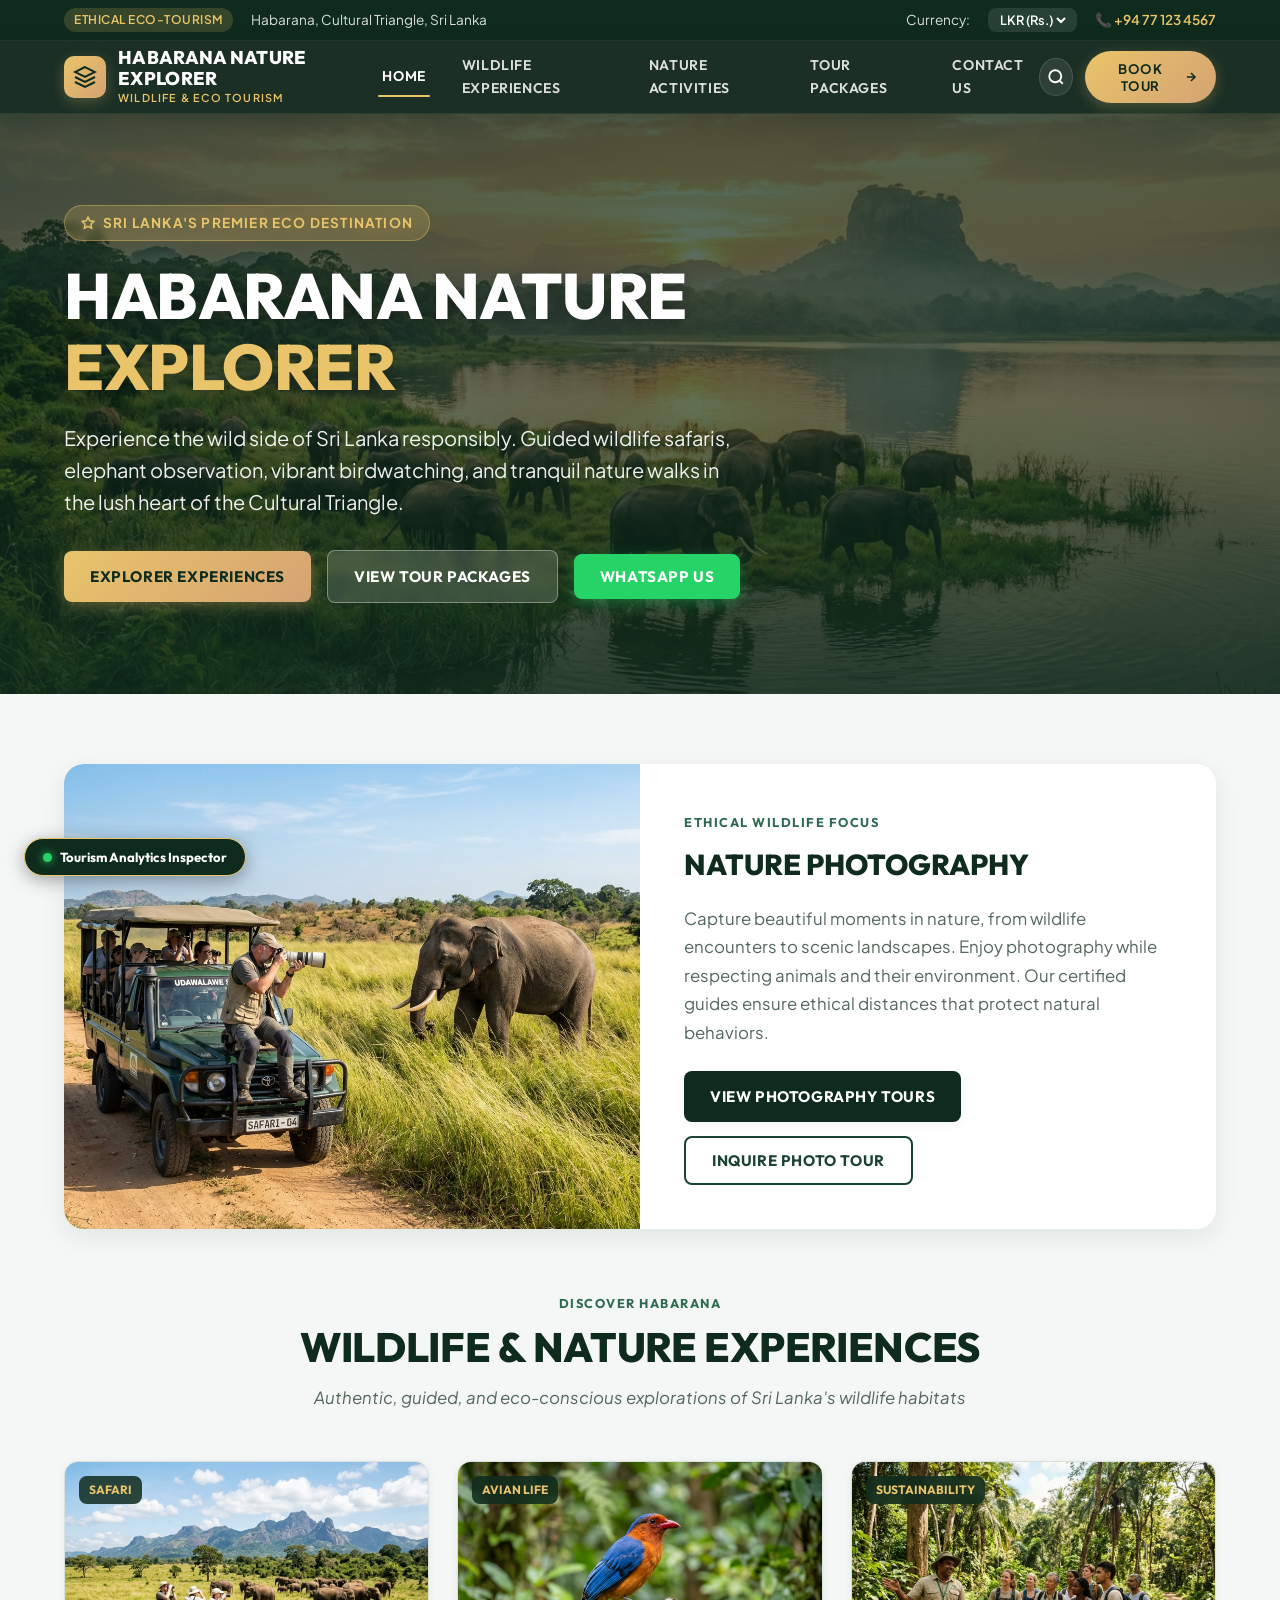
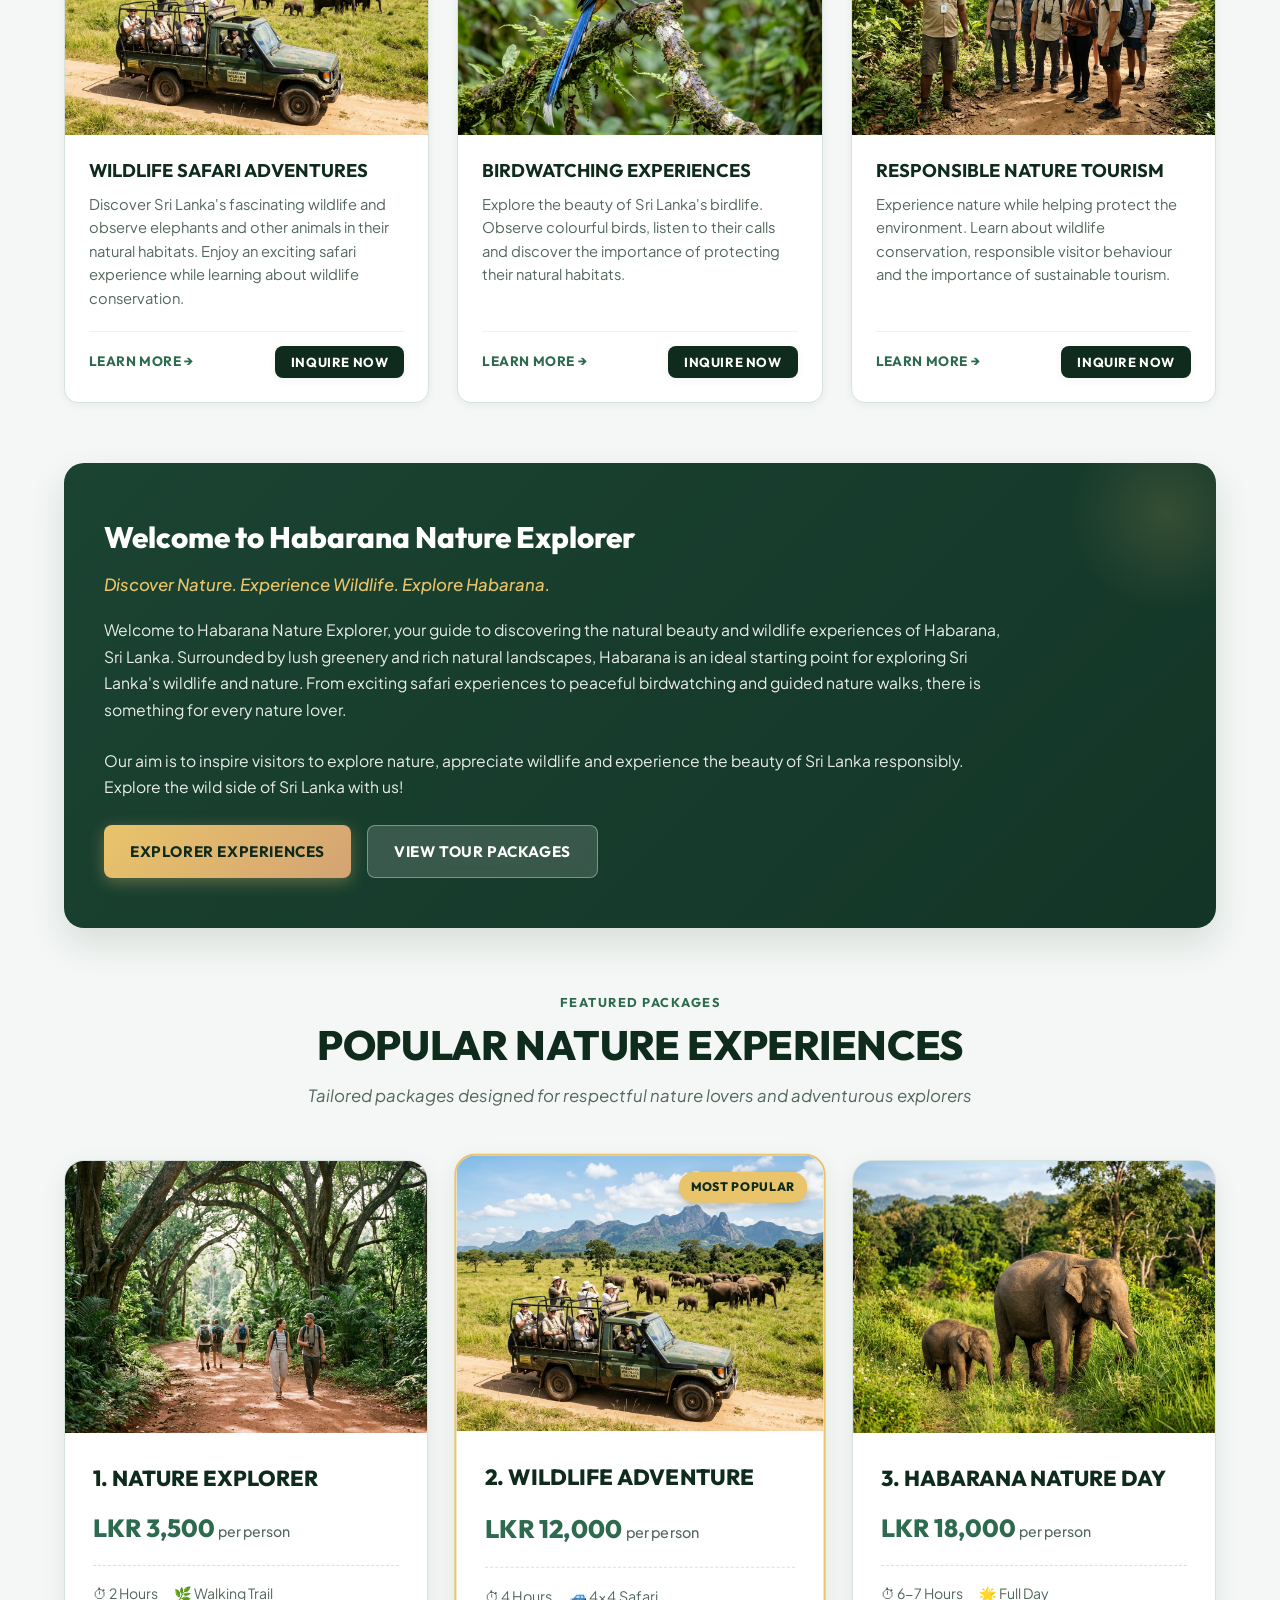
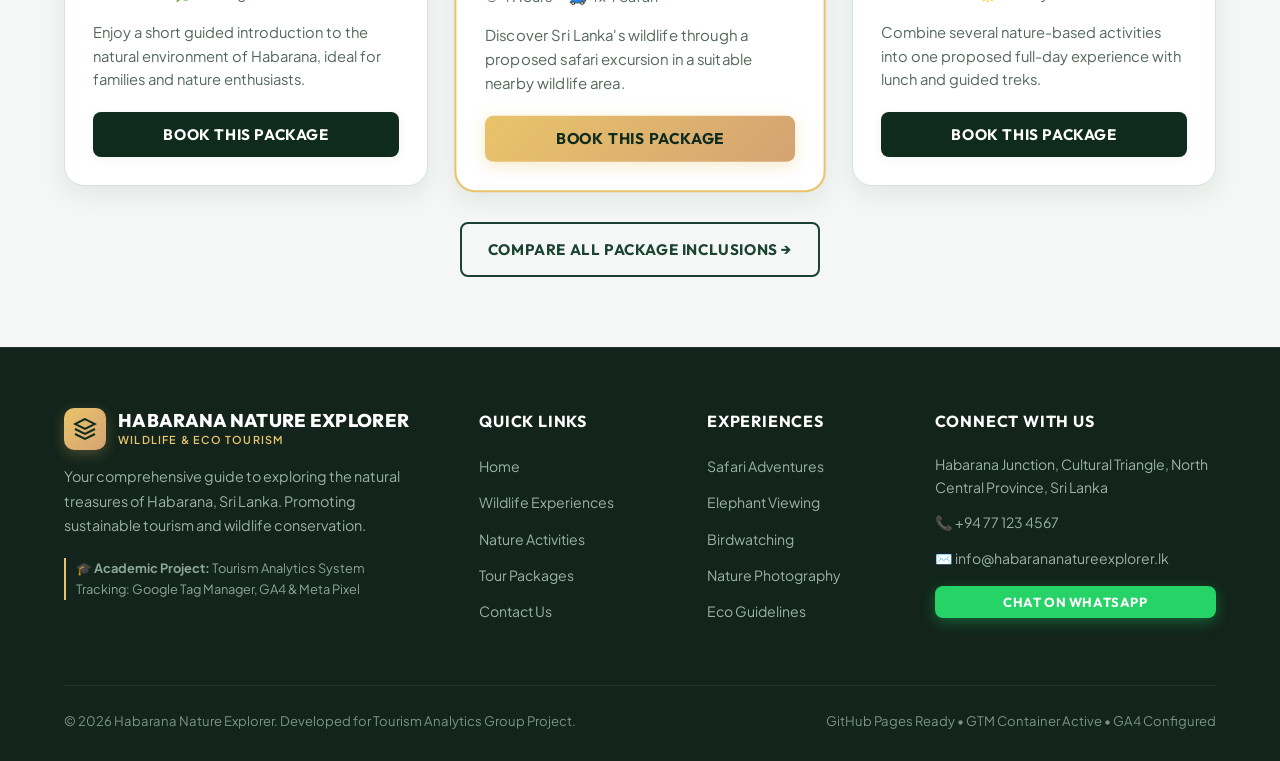
<file: index.html>
<!DOCTYPE html>
<html lang="en">
<head>
  <meta charset="UTF-8">
  <meta name="viewport" content="width=device-width, initial-scale=1.0">
  
  <!-- Primary Meta Tags -->
  <title>Habarana Nature Explorer | Sri Lanka Wildlife & Eco Tourism</title>
  <meta name="description" content="Discover responsible wildlife experiences, elephant gatherings, birdwatching, and guided nature activities in Habarana, Sri Lanka.">
  <meta name="keywords" content="Habarana safari, Sri Lanka wildlife, elephant gathering, birdwatching Sri Lanka, eco tourism Habarana">
  <meta name="author" content="Tourism Analytics Group Project">
  
  <!-- Open Graph / Meta Pixel / Social Sharing -->
  <meta property="og:type" content="website">
  <meta property="og:title" content="Habarana Nature Explorer | Sri Lanka Wildlife Experiences">
  <meta property="og:description" content="Explore the wild side of Habarana responsibly. Guided wildlife safaris, elephant viewing, and nature walks.">
  <meta property="og:image" content="assets/images/hero-elephants.jpg">

  <!-- Google Tag Manager (Task 02 Requirement) -->
  <script>
    (function(w,d,s,l,i){w[l]=w[l]||[];w[l].push({'gtm.start':
    new Date().getTime(),event:'gtm.js'});var f=d.getElementsByTagName(s)[0],
    j=d.createElement(s),dl=l!='dataLayer'?'&l='+l:'';j.async=true;j.src=
    'https://www.googletagmanager.com/gtm.js?id='+i+dl;f.parentNode.insertBefore(j,f);
    })(window,document,'script','dataLayer','GTM-HNE2026');
  </script>
  <!-- End Google Tag Manager -->

  <!-- Google tag (gtag.js) GA4 Setup (Task 02 Requirement) -->
  <script async src="https://www.googletagmanager.com/gtag/js?id=G-RY10B918S2"></script>
  <script>
    window.dataLayer = window.dataLayer || [];
    function gtag(){dataLayer.push(arguments);}
    gtag('js', new Date());
    gtag('config', 'G-RY10B918S2');
  </script>

  <!-- Meta Pixel Code (Task 02 Requirement) -->
  <script>
    !function(f,b,e,v,n,t,s)
    {if(f.fbq)return;n=f.fbq=function(){n.callMethod?
    n.callMethod.apply(n,arguments):n.queue.push(arguments)};
    if(!f._fbq)f._fbq=n;n.push=n;n.loaded=!0;n.version='2.0';
    n.queue=[];t=b.createElement(e);t.async=!0;
    t.src=v;s=b.getElementsByTagName(e)[0];
    s.parentNode.insertBefore(t,s)}(window, document,'script',
    'https://connect.facebook.net/en_US/fbevents.js');
    fbq('init', '3829481729482910');
    fbq('track', 'PageView');
  </script>
  <noscript>
    <img height="1" width="1" style="display:none" 
         src="https://www.facebook.com/tr?id=3829481729482910&ev=PageView&noscript=1"/>
  </noscript>
  <!-- End Meta Pixel Code -->

  <!-- Main Stylesheet -->
  <link rel="stylesheet" href="assets/css/styles.css">
</head>
<body>
  <!-- Google Tag Manager (noscript) -->
  <noscript>
    <iframe src="https://www.googletagmanager.com/ns.html?id=GTM-HNE2026"
            height="0" width="0" style="display:none;visibility:hidden"></iframe>
  </noscript>
  <!-- End Google Tag Manager (noscript) -->

  <a href="#mainContent" class="skip-link">Skip to main content</a>

  <!-- Top Announcement Bar -->
  <aside class="top-bar" aria-label="Announcement & Currency Switcher">
    <div class="container top-bar-content">
      <div class="top-bar-left">
        <span class="top-pill">Ethical Eco-Tourism</span>
        <span>Habarana, Cultural Triangle, Sri Lanka</span>
      </div>
      <div class="top-bar-right">
        <span>Currency:</span>
        <div class="currency-toggle">
          <select id="currencySelector" aria-label="Select Currency">
            <option value="LKR" selected>LKR (Rs.)</option>
            <option value="USD">USD ($)</option>
            <option value="EUR">EUR (€)</option>
            <option value="GBP">GBP (£)</option>
          </select>
        </div>
        <a href="tel:+94771234567" style="color:var(--accent-gold); font-weight:600;" data-analytics-event="call_click">
          📞 +94 77 123 4567
        </a>
      </div>
    </div>
  </aside>

  <!-- Main Navigation Header -->
  <header class="site-header" role="banner">
    <div class="container nav-wrapper">
      <a href="index.html" class="site-logo" aria-label="Habarana Nature Explorer Homepage">
        <div class="logo-badge">
          <svg viewBox="0 0 24 24" fill="none" stroke="currentColor" stroke-width="2">
            <path d="M12 2L2 7l10 5 10-5-10-5zM2 17l10 5 10-5M2 12l10 5 10-5"/>
          </svg>
        </div>
        <div class="logo-text">
          <span class="logo-title">Habarana Nature Explorer</span>
          <span class="logo-subtitle">Wildlife & Eco Tourism</span>
        </div>
      </a>

      <!-- Desktop & Mobile Navigation Links -->
      <nav id="mainNav" class="nav-links" role="navigation" aria-label="Main Navigation">
        <a href="index.html" class="nav-link active" data-analytics-event="nav_click" data-analytics-cta="Home">Home</a>
        <a href="wildlife-experiences.html" class="nav-link" data-analytics-event="nav_click" data-analytics-cta="Wildlife Experiences">Wildlife Experiences</a>
        <a href="nature-activities.html" class="nav-link" data-analytics-event="nav_click" data-analytics-cta="Nature Activities">Nature Activities</a>
        <a href="tour-packages.html" class="nav-link" data-analytics-event="nav_click" data-analytics-cta="Tour Packages">Tour Packages</a>
        <a href="contact.html" class="nav-link" data-analytics-event="nav_click" data-analytics-cta="Contact Us">Contact Us</a>
      </nav>

      <!-- Action Buttons -->
      <div class="nav-actions">
        <button id="searchTriggerBtn" class="search-trigger-btn" aria-label="Search website content">
          <svg width="18" height="18" viewBox="0 0 24 24" fill="none" stroke="currentColor" stroke-width="2.5">
            <circle cx="11" cy="11" r="8"/>
            <path d="m21 21-4.35-4.35"/>
          </svg>
        </button>

        <button class="btn-header-cta" data-open-booking="Habarana Nature Explorer General" data-analytics-event="header_cta_click">
          <span>Book Tour</span>
          <svg width="16" height="16" viewBox="0 0 24 24" fill="none" stroke="currentColor" stroke-width="2.5">
            <path d="M5 12h14M12 5l7 7-7 7"/>
          </svg>
        </button>

        <button id="mobileMenuToggle" class="mobile-menu-btn" aria-label="Toggle Navigation Menu">
          <svg width="28" height="28" viewBox="0 0 24 24" fill="none" stroke="currentColor" stroke-width="2.5">
            <path d="M3 12h18M3 6h18M3 18h18"/>
          </svg>
        </button>
      </div>
    </div>
  </header>

  <!-- Main Hero Section -->
  <main id="mainContent">
    <section class="hero-section" style="background-image: url('assets/images/hero-elephants.jpg');">
      <div class="hero-overlay"></div>
      <div class="container">
        <div class="hero-content">
          <div class="hero-tag">
            <svg width="14" height="14" viewBox="0 0 24 24" fill="none" stroke="currentColor" stroke-width="2.5">
              <polygon points="12 2 15.09 8.26 22 9.27 17 14.14 18.18 21.02 12 17.77 5.82 21.02 7 14.14 2 9.27 8.91 8.26 12 2"/>
            </svg>
            Sri Lanka's Premier Eco Destination
          </div>
          <h1 class="hero-title">HABARANA NATURE <span>EXPLORER</span></h1>
          <p class="hero-description">
            Experience the wild side of Sri Lanka responsibly. Guided wildlife safaris, elephant observation, vibrant birdwatching, and tranquil nature walks in the lush heart of the Cultural Triangle.
          </p>
          <div class="hero-cta-group">
            <a href="wildlife-experiences.html" class="btn btn-primary" data-analytics-event="hero_cta_click" data-analytics-cta="Explore Experiences">
              EXPLORER EXPERIENCES
            </a>
            <a href="tour-packages.html" class="btn btn-secondary" data-analytics-event="hero_cta_click" data-analytics-cta="View Tour Packages">
              VIEW TOUR PACKAGES
            </a>
            <button class="btn btn-whatsapp" onclick="window.open('https://wa.me/94771234567?text=Hi%20Habarana%20Nature%20Explorer,%20I%20would%20like%20to%20inquire%20about%20tours', '_blank')" data-package="Hero WhatsApp">
              <span>WhatsApp Us</span>
            </button>
          </div>
        </div>
      </div>
    </section>

    <!-- Section: Nature Photography Spotlight -->
    <section class="section">
      <div class="container">
        <div class="feature-spotlight">
          <div class="spotlight-grid">
            <div class="spotlight-image">
              <img src="assets/images/nature-photography.jpg" alt="Wildlife photography encounter with elephant in Habarana grassland" loading="lazy">
            </div>
            <div class="spotlight-content">
              <span class="section-tag">Ethical Wildlife Focus</span>
              <h3>NATURE PHOTOGRAPHY</h3>
              <p>
                Capture beautiful moments in nature, from wildlife encounters to scenic landscapes. Enjoy photography while respecting animals and their environment. Our certified guides ensure ethical distances that protect natural behaviors.
              </p>
              <div style="display:flex; gap:14px; flex-wrap:wrap;">
                <a href="nature-activities.html#photography" class="btn btn-dark" data-analytics-event="spotlight_cta_click" data-analytics-cta="Learn Photography Guidelines">
                  View Photography Tours
                </a>
                <button class="btn btn-outline" data-open-booking="Nature Photography Tour" data-analytics-event="inquire_photography">
                  Inquire Photo Tour
                </button>
              </div>
            </div>
          </div>
        </div>

        <!-- Section Header for 3 Core Pillars -->
        <div class="section-header">
          <span class="section-tag">Discover Habarana</span>
          <h2 class="section-title">Wildlife & Nature Experiences</h2>
          <p class="section-subtitle">Authentic, guided, and eco-conscious explorations of Sri Lanka's wildlife habitats</p>
        </div>

        <!-- 3 Pillars Grid -->
        <div class="grid-3">
          <!-- Card 1 -->
          <article class="nature-card">
            <div class="card-media">
              <img src="assets/images/safari-adventure.jpg" alt="Safari jeep watching wild elephants in Habarana Sri Lanka" loading="lazy">
              <span class="card-badge">Safari</span>
            </div>
            <div class="card-body">
              <h3 class="card-title">WILDLIFE SAFARI ADVENTURES</h3>
              <p class="card-desc">
                Discover Sri Lanka's fascinating wildlife and observe elephants and other animals in their natural habitats. Enjoy an exciting safari experience while learning about wildlife conservation.
              </p>
              <div class="card-footer">
                <a href="wildlife-experiences.html" class="card-action-link" data-analytics-event="card_click" data-analytics-cta="Safari Adventures">
                  Learn More &rarr;
                </a>
                <button class="btn btn-dark btn-sm" data-open-booking="Wildlife Safari Adventures" data-analytics-event="quick_book_safari">
                  Inquire Now
                </button>
              </div>
            </div>
          </article>

          <!-- Card 2 -->
          <article class="nature-card">
            <div class="card-media">
              <img src="assets/images/birdwatching.jpg" alt="Sri Lanka Blue Magpie perched on a mossy branch" loading="lazy">
              <span class="card-badge">Avian Life</span>
            </div>
            <div class="card-body">
              <h3 class="card-title">BIRDWATCHING EXPERIENCES</h3>
              <p class="card-desc">
                Explore the beauty of Sri Lanka's birdlife. Observe colourful birds, listen to their calls and discover the importance of protecting their natural habitats.
              </p>
              <div class="card-footer">
                <a href="nature-activities.html#birdwatching" class="card-action-link" data-analytics-event="card_click" data-analytics-cta="Birdwatching Experiences">
                  Learn More &rarr;
                </a>
                <button class="btn btn-dark btn-sm" data-open-booking="Birdwatching Experiences" data-analytics-event="quick_book_birdwatching">
                  Inquire Now
                </button>
              </div>
            </div>
          </article>

          <!-- Card 3 -->
          <article class="nature-card">
            <div class="card-media">
              <img src="assets/images/responsible-tourism.jpg" alt="Tourists on guided nature walk learning about tropical flora" loading="lazy">
              <span class="card-badge">Sustainability</span>
            </div>
            <div class="card-body">
              <h3 class="card-title">RESPONSIBLE NATURE TOURISM</h3>
              <p class="card-desc">
                Experience nature while helping protect the environment. Learn about wildlife conservation, responsible visitor behaviour and the importance of sustainable tourism.
              </p>
              <div class="card-footer">
                <a href="wildlife-experiences.html#responsible" class="card-action-link" data-analytics-event="card_click" data-analytics-cta="Responsible Tourism">
                  Learn More &rarr;
                </a>
                <button class="btn btn-dark btn-sm" data-open-booking="Responsible Nature Tourism" data-analytics-event="quick_book_responsible">
                  Inquire Now
                </button>
              </div>
            </div>
          </article>
        </div>

        <!-- Welcome to Habarana Nature Explorer Callout Banner -->
        <section class="callout-banner">
          <h2 class="callout-title">Welcome to Habarana Nature Explorer</h2>
          <p class="callout-subtitle">Discover Nature. Experience Wildlife. Explore Habarana.</p>
          <p class="callout-text">
            Welcome to Habarana Nature Explorer, your guide to discovering the natural beauty and wildlife experiences of Habarana, Sri Lanka. Surrounded by lush greenery and rich natural landscapes, Habarana is an ideal starting point for exploring Sri Lanka's wildlife and nature. From exciting safari experiences to peaceful birdwatching and guided nature walks, there is something for every nature lover.
          </p>
          <p class="callout-text">
            Our aim is to inspire visitors to explore nature, appreciate wildlife and experience the beauty of Sri Lanka responsibly. Explore the wild side of Sri Lanka with us!
          </p>
          <div class="callout-buttons">
            <a href="wildlife-experiences.html" class="btn btn-primary" data-analytics-event="banner_cta_click" data-analytics-cta="Explore Experiences Banner">
              EXPLORER EXPERIENCES
            </a>
            <a href="tour-packages.html" class="btn btn-secondary" data-analytics-event="banner_cta_click" data-analytics-cta="View Tour Packages Banner">
              VIEW TOUR PACKAGES
            </a>
          </div>
        </section>

        <!-- Quick Tour Packages Teaser Section -->
        <div class="section-header" style="margin-top:60px;">
          <span class="section-tag">Featured Packages</span>
          <h2 class="section-title">Popular Nature Experiences</h2>
          <p class="section-subtitle">Tailored packages designed for respectful nature lovers and adventurous explorers</p>
        </div>

        <div class="packages-grid">
          <!-- Package 1 Preview -->
          <article class="package-card">
            <div class="package-media">
              <img src="assets/images/nature-explorer-walk.jpg" alt="Nature trail walk in Habarana forest" loading="lazy">
            </div>
            <div class="package-content">
              <h3 class="package-name">1. Nature Explorer</h3>
              <div class="package-pricing">
                <span class="price-main" data-base-price="3500">LKR 3,500</span>
                <span class="price-unit">per person</span>
              </div>
              <div class="package-meta">
                <span class="meta-item">⏱ 2 Hours</span>
                <span class="meta-item">🌿 Walking Trail</span>
              </div>
              <p class="package-desc">
                Enjoy a short guided introduction to the natural environment of Habarana, ideal for families and nature enthusiasts.
              </p>
              <button class="btn btn-dark btn-block" data-open-booking="1. Nature Explorer" data-analytics-event="book_package_home_1">
                Book This Package
              </button>
            </div>
          </article>

          <!-- Package 2 Preview -->
          <article class="package-card featured">
            <div class="package-ribbon">Most Popular</div>
            <div class="package-media">
              <img src="assets/images/safari-adventure.jpg" alt="Safari jeep watching wild elephants in Habarana Sri Lanka" loading="lazy">
            </div>
            <div class="package-content">
              <h3 class="package-name">2. Wildlife Adventure</h3>
              <div class="package-pricing">
                <span class="price-main" data-base-price="12000">LKR 12,000</span>
                <span class="price-unit">per person</span>
              </div>
              <div class="package-meta">
                <span class="meta-item">⏱ 4 Hours</span>
                <span class="meta-item">🚙 4x4 Safari</span>
              </div>
              <p class="package-desc">
                Discover Sri Lanka's wildlife through a proposed safari excursion in a suitable nearby wildlife area.
              </p>
              <button class="btn btn-primary btn-block" data-open-booking="2. Wildlife Adventure" data-analytics-event="book_package_home_2">
                Book This Package
              </button>
            </div>
          </article>

          <!-- Package 3 Preview -->
          <article class="package-card">
            <div class="package-media">
              <img src="assets/images/elephant-viewing.jpg" alt="Wild elephant herd in Habarana Sri Lanka" loading="lazy">
            </div>
            <div class="package-content">
              <h3 class="package-name">3. Habarana Nature Day</h3>
              <div class="package-pricing">
                <span class="price-main" data-base-price="18000">LKR 18,000</span>
                <span class="price-unit">per person</span>
              </div>
              <div class="package-meta">
                <span class="meta-item">⏱ 6-7 Hours</span>
                <span class="meta-item">🌟 Full Day</span>
              </div>
              <p class="package-desc">
                Combine several nature-based activities into one proposed full-day experience with lunch and guided treks.
              </p>
              <button class="btn btn-dark btn-block" data-open-booking="3. Habarana Nature Day" data-analytics-event="book_package_home_3">
                Book This Package
              </button>
            </div>
          </article>
        </div>

        <div style="text-align: center; margin-top: 36px;">
          <a href="tour-packages.html" class="btn btn-outline" data-analytics-event="view_all_packages_click">
            Compare All Package Inclusions &rarr;
          </a>
        </div>
      </div>
    </section>
  </main>

  <!-- Site Footer -->
  <footer class="site-footer" role="contentinfo">
    <div class="container">
      <div class="footer-grid">
        <div class="footer-brand">
          <div class="site-logo">
            <div class="logo-badge">
              <svg viewBox="0 0 24 24" fill="none" stroke="currentColor" stroke-width="2">
                <path d="M12 2L2 7l10 5 10-5-10-5zM2 17l10 5 10-5M2 12l10 5 10-5"/>
              </svg>
            </div>
            <div class="logo-text">
              <span class="logo-title">Habarana Nature Explorer</span>
              <span class="logo-subtitle">Wildlife & Eco Tourism</span>
            </div>
          </div>
          <p>
            Your comprehensive guide to exploring the natural treasures of Habarana, Sri Lanka. Promoting sustainable tourism and wildlife conservation.
          </p>
          <div style="font-size:0.8rem; color:#8ba596; border-left: 2px solid var(--accent-gold); padding-left: 10px;">
            🎓 <strong>Academic Project:</strong> Tourism Analytics System<br>
            Tracking: Google Tag Manager, GA4 & Meta Pixel
          </div>
        </div>

        <div>
          <h4 class="footer-heading">Quick Links</h4>
          <ul class="footer-links">
            <li><a href="index.html">Home</a></li>
            <li><a href="wildlife-experiences.html">Wildlife Experiences</a></li>
            <li><a href="nature-activities.html">Nature Activities</a></li>
            <li><a href="tour-packages.html">Tour Packages</a></li>
            <li><a href="contact.html">Contact Us</a></li>
          </ul>
        </div>

        <div>
          <h4 class="footer-heading">Experiences</h4>
          <ul class="footer-links">
            <li><a href="wildlife-experiences.html#safari">Safari Adventures</a></li>
            <li><a href="wildlife-experiences.html#elephants">Elephant Viewing</a></li>
            <li><a href="nature-activities.html#birdwatching">Birdwatching</a></li>
            <li><a href="nature-activities.html#photography">Nature Photography</a></li>
            <li><a href="wildlife-experiences.html#responsible">Eco Guidelines</a></li>
          </ul>
        </div>

        <div>
          <h4 class="footer-heading">Connect With Us</h4>
          <p style="font-size:0.88rem; color:#9cb1a6; margin-bottom:12px;">Habarana Junction, Cultural Triangle, North Central Province, Sri Lanka</p>
          <p style="font-size:0.88rem; color:#9cb1a6; margin-bottom:12px;">📞 +94 77 123 4567</p>
          <p style="font-size:0.88rem; color:#9cb1a6; margin-bottom:16px;">✉️ info@habarananatureexplorer.lk</p>
          <button class="btn btn-whatsapp btn-sm btn-block" onclick="window.open('https://wa.me/94771234567?text=Hello%20Habarana%20Nature%20Explorer', '_blank')">
            Chat on WhatsApp
          </button>
        </div>
      </div>

      <div class="footer-bottom">
        <div>
          &copy; 2026 Habarana Nature Explorer. Developed for Tourism Analytics Group Project.
        </div>
        <div>
          GitHub Pages Ready &bull; GTM Container Active &bull; GA4 Configured
        </div>
      </div>
    </div>
  </footer>

  <!-- Quick Booking / Inquiry Modal -->
  <div class="modal-overlay" id="bookingModal" role="dialog" aria-modal="true" aria-labelledby="modalTitle">
    <div class="modal-container">
      <div class="modal-header">
        <h3 id="modalTitle">Plan Your Nature Experience</h3>
        <button class="modal-close-btn" id="closeBookingModal" aria-label="Close dialog">&times;</button>
      </div>
      <div class="modal-body">
        <form id="quickBookingForm">
          <div class="form-group">
            <label class="form-label" for="modalPackageSelect">Select Experience / Package</label>
            <select id="modalPackageSelect" class="form-control" required>
              <option value="1. Nature Explorer">1. Nature Explorer (LKR 3,500/person)</option>
              <option value="2. Wildlife Adventure">2. Wildlife Adventure (LKR 12,000/person)</option>
              <option value="3. Habarana Nature Day">3. Habarana Nature Day (LKR 18,000/person)</option>
              <option value="Wildlife Safari Adventures">Wildlife Safari Adventures</option>
              <option value="Birdwatching Experiences">Birdwatching Experiences</option>
              <option value="Nature Photography Tour">Nature Photography Tour</option>
              <option value="Custom Group Inquiry">Custom Group Inquiry</option>
            </select>
          </div>

          <div class="form-row">
            <div class="form-group">
              <label class="form-label" for="modalName">Full Name *</label>
              <input type="text" id="modalName" class="form-control" placeholder="Your name" required>
            </div>
            <div class="form-group">
              <label class="form-label" for="modalEmail">Email Address *</label>
              <input type="email" id="modalEmail" class="form-control" placeholder="you@example.com" required>
            </div>
          </div>

          <div class="form-row">
            <div class="form-group">
              <label class="form-label" for="modalPhone">WhatsApp / Phone *</label>
              <input type="tel" id="modalPhone" class="form-control" placeholder="+94 XX XXX XXXX" required>
            </div>
            <div class="form-group">
              <label class="form-label" for="modalGuests">Number of Guests</label>
              <select id="modalGuests" class="form-control">
                <option value="1">1 Person</option>
                <option value="2" selected>2 Persons</option>
                <option value="3">3 Persons</option>
                <option value="4">4 Persons</option>
                <option value="5">5+ Persons (Group)</option>
              </select>
            </div>
          </div>

          <div class="form-group">
            <label class="form-label" for="modalDate">Preferred Date</label>
            <input type="date" id="modalDate" class="form-control">
          </div>

          <div class="form-group">
            <label class="form-label" for="modalNotes">Special Requests (Photography, Birding list, etc.)</label>
            <textarea id="modalNotes" class="form-control" rows="2" placeholder="Let us know your interests..."></textarea>
          </div>

          <p style="font-size: 0.78rem; color: #53675c; margin-bottom: 16px;">
            ℹ️ <em>These packages are proposed concepts for a student tourism analytics project. Submitting this form tests the tracking conversion event.</em>
          </p>

          <button type="submit" class="btn btn-primary btn-block" data-analytics-event="submit_inquiry_modal">
            Submit Booking Inquiry (Track Lead)
          </button>
        </form>
      </div>
    </div>
  </div>

  <!-- Search Modal -->
  <div class="modal-overlay" id="searchModal" role="dialog" aria-modal="true" aria-labelledby="searchModalTitle">
    <div class="modal-container">
      <div class="modal-header">
        <h3 id="searchModalTitle">Search Habarana Experiences</h3>
        <button class="modal-close-btn" id="closeSearchModal" aria-label="Close search">&times;</button>
      </div>
      <div class="modal-body">
        <input type="text" id="siteSearchInput" class="form-control" placeholder="Search safaris, birds, elephants, packages..." style="font-size:1.1rem; padding:14px;">
        <div id="searchResultsContainer" style="margin-top: 16px; max-height: 320px; overflow-y: auto;">
          <p style="color:#7b9487; text-align:center; padding:20px;">Type keywords like "elephant", "birds", "safari", "packages"...</p>
        </div>
      </div>
    </div>
  </div>

  <!-- Scripts -->
  <script src="assets/js/analytics-config.js"></script>
  <script src="assets/js/analytics-tracker.js"></script>
  <script src="assets/js/main.js"></script>
</body>
</html>
</file>
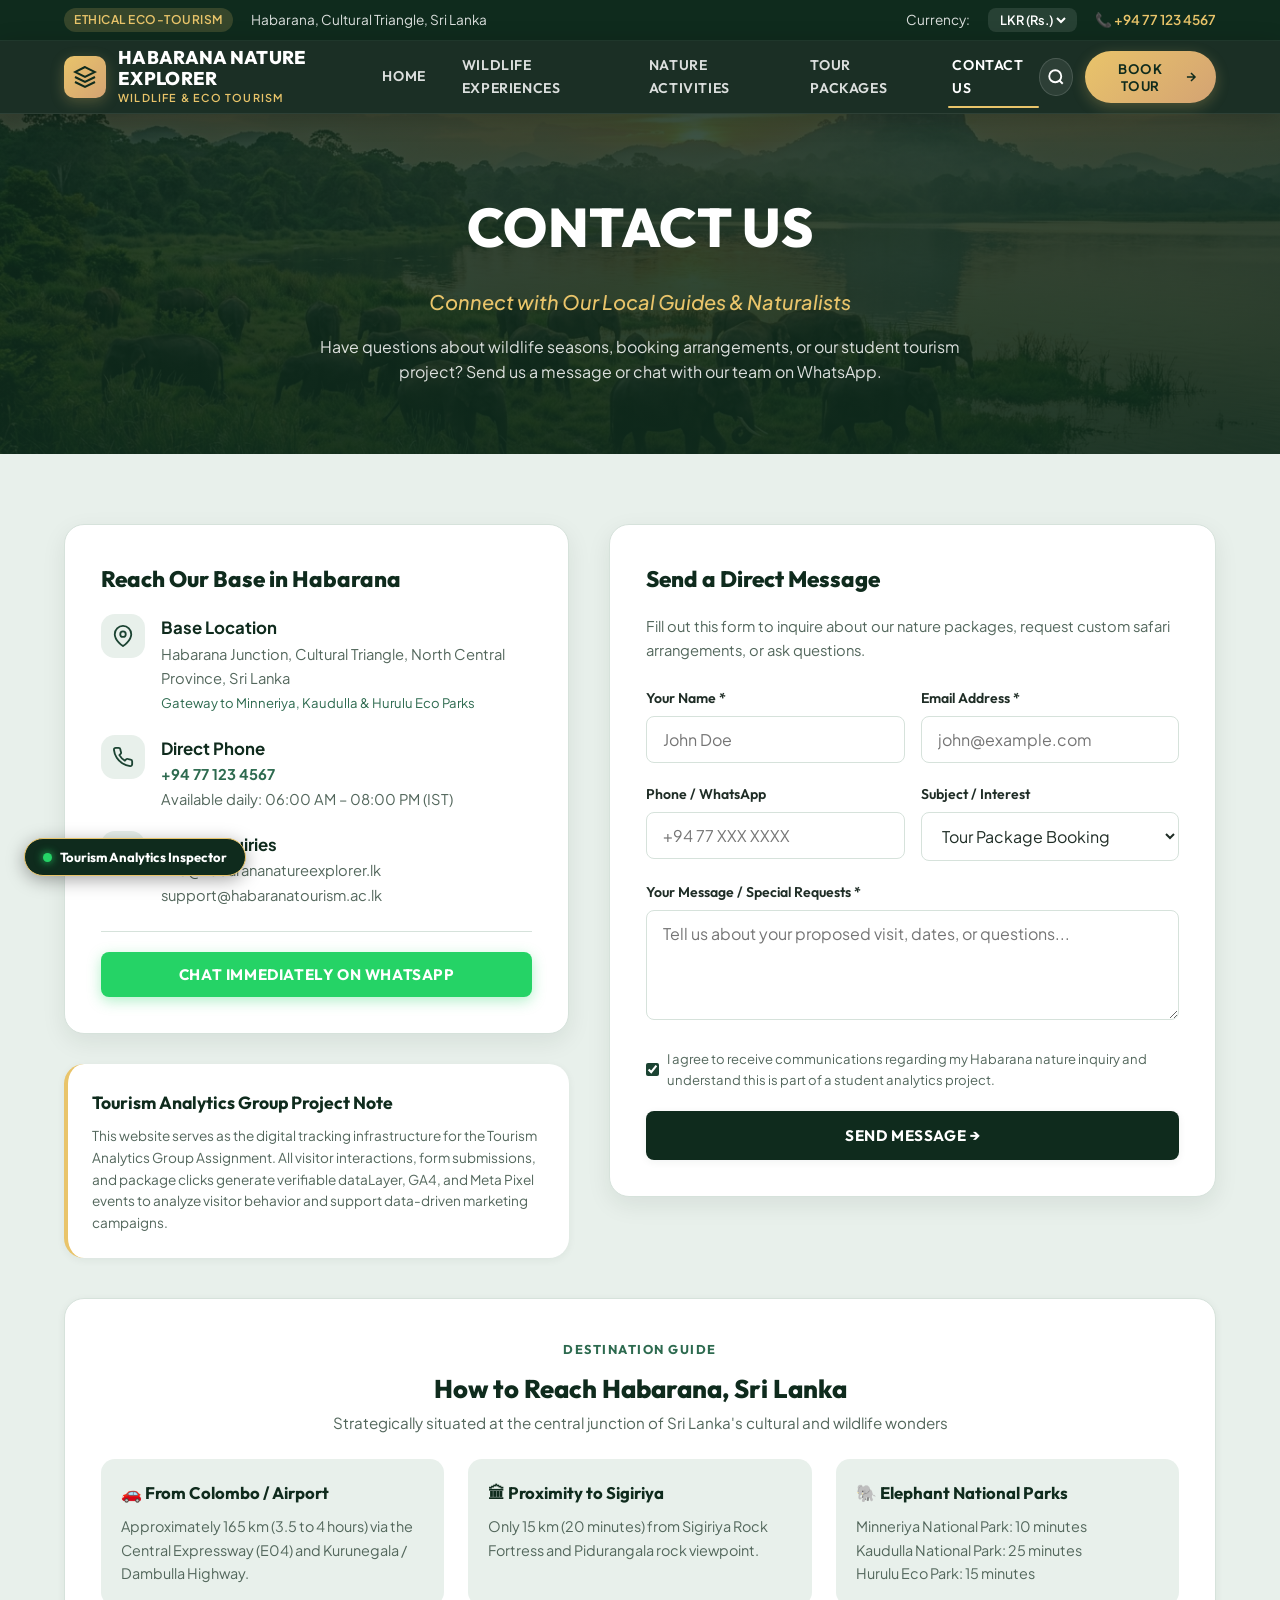
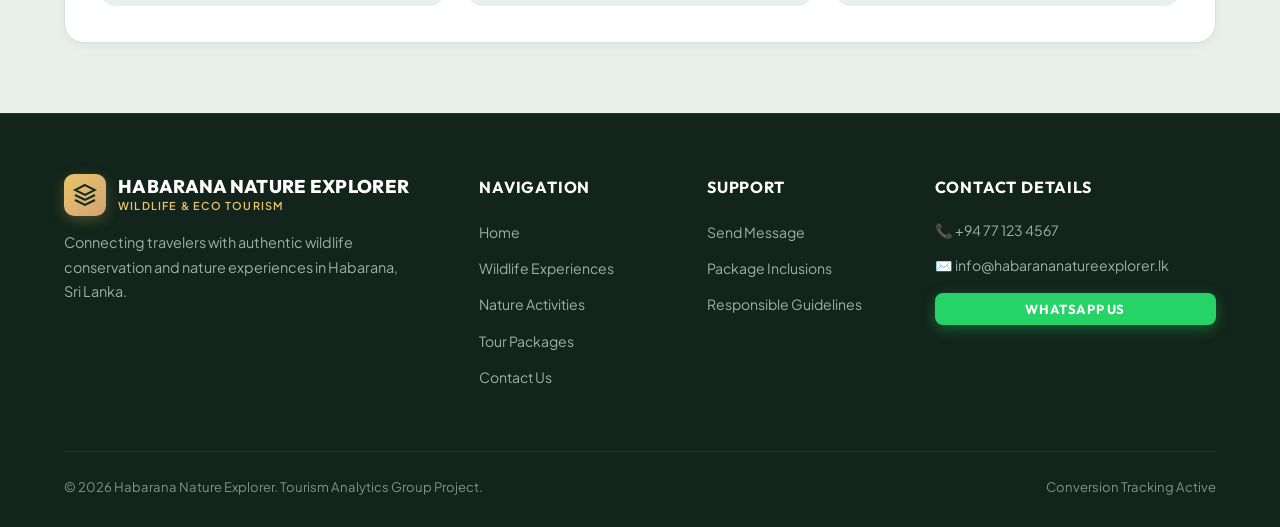
<file: contact.html>
<!DOCTYPE html>
<html lang="en">
<head>
  <meta charset="UTF-8">
  <meta name="viewport" content="width=device-width, initial-scale=1.0">
  
  <title>Contact Us | Habarana Nature Explorer Sri Lanka</title>
  <meta name="description" content="Get in touch with Habarana Nature Explorer for wildlife safari bookings, guided nature walks, birdwatching tours, and student project inquiries.">
  <meta name="keywords" content="contact Habarana safari, book Sri Lanka wildlife tour, Habarana guide contact">
  
  <!-- Open Graph -->
  <meta property="og:title" content="Contact Us | Habarana Nature Explorer">
  <meta property="og:description" content="Reach our local nature naturalists and guides in Habarana, Sri Lanka.">
  <meta property="og:image" content="assets/images/hero-elephants.jpg">

  <!-- Google Tag Manager -->
  <script>
    (function(w,d,s,l,i){w[l]=w[l]||[];w[l].push({'gtm.start':
    new Date().getTime(),event:'gtm.js'});var f=d.getElementsByTagName(s)[0],
    j=d.createElement(s),dl=l!='dataLayer'?'&l='+l:'';j.async=true;j.src=
    'https://www.googletagmanager.com/gtm.js?id='+i+dl;f.parentNode.insertBefore(j,f);
    })(window,document,'script','dataLayer','GTM-HNE2026');
  </script>

  <!-- Google Analytics 4 (GA4) -->
  <script async src="https://www.googletagmanager.com/gtag/js?id=G-RY10B918S2"></script>
  <script>
    window.dataLayer = window.dataLayer || [];
    function gtag(){dataLayer.push(arguments);}
    gtag('js', new Date());
    gtag('config', 'G-RY10B918S2');
  </script>

  <!-- Meta Pixel Code -->
  <script>
    !function(f,b,e,v,n,t,s)
    {if(f.fbq)return;n=f.fbq=function(){n.callMethod?
    n.callMethod.apply(n,arguments):n.queue.push(arguments)};
    if(!f._fbq)f._fbq=n;n.push=n;n.loaded=!0;n.version='2.0';
    n.queue=[];t=b.createElement(e);t.async=!0;
    t.src=v;s=b.getElementsByTagName(e)[0];
    s.parentNode.insertBefore(t,s)}(window, document,'script',
    'https://connect.facebook.net/en_US/fbevents.js');
    fbq('init', '3829481729482910');
    fbq('track', 'PageView');
  </script>
  <noscript>
    <img height="1" width="1" style="display:none" 
         src="https://www.facebook.com/tr?id=3829481729482910&ev=PageView&noscript=1"/>
  </noscript>

  <link rel="stylesheet" href="assets/css/styles.css">
</head>
<body>
  <noscript>
    <iframe src="https://www.googletagmanager.com/ns.html?id=GTM-HNE2026"
            height="0" width="0" style="display:none;visibility:hidden"></iframe>
  </noscript>

  <a href="#mainContent" class="skip-link">Skip to content</a>

  <!-- Top Announcement Bar -->
  <aside class="top-bar" aria-label="Announcement & Currency Switcher">
    <div class="container top-bar-content">
      <div class="top-bar-left">
        <span class="top-pill">Ethical Eco-Tourism</span>
        <span>Habarana, Cultural Triangle, Sri Lanka</span>
      </div>
      <div class="top-bar-right">
        <span>Currency:</span>
        <div class="currency-toggle">
          <select id="currencySelector" aria-label="Select Currency">
            <option value="LKR" selected>LKR (Rs.)</option>
            <option value="USD">USD ($)</option>
            <option value="EUR">EUR (€)</option>
            <option value="GBP">GBP (£)</option>
          </select>
        </div>
        <a href="tel:+94771234567" style="color:var(--accent-gold); font-weight:600;">
          📞 +94 77 123 4567
        </a>
      </div>
    </div>
  </aside>

  <!-- Navigation Header -->
  <header class="site-header" role="banner">
    <div class="container nav-wrapper">
      <a href="index.html" class="site-logo">
        <div class="logo-badge">
          <svg viewBox="0 0 24 24" fill="none" stroke="currentColor" stroke-width="2">
            <path d="M12 2L2 7l10 5 10-5-10-5zM2 17l10 5 10-5M2 12l10 5 10-5"/>
          </svg>
        </div>
        <div class="logo-text">
          <span class="logo-title">Habarana Nature Explorer</span>
          <span class="logo-subtitle">Wildlife & Eco Tourism</span>
        </div>
      </a>

      <nav id="mainNav" class="nav-links" role="navigation">
        <a href="index.html" class="nav-link">Home</a>
        <a href="wildlife-experiences.html" class="nav-link">Wildlife Experiences</a>
        <a href="nature-activities.html" class="nav-link">Nature Activities</a>
        <a href="tour-packages.html" class="nav-link">Tour Packages</a>
        <a href="contact.html" class="nav-link active">Contact Us</a>
      </nav>

      <div class="nav-actions">
        <button id="searchTriggerBtn" class="search-trigger-btn" aria-label="Search website content">
          <svg width="18" height="18" viewBox="0 0 24 24" fill="none" stroke="currentColor" stroke-width="2.5">
            <circle cx="11" cy="11" r="8"/>
            <path d="m21 21-4.35-4.35"/>
          </svg>
        </button>

        <button class="btn-header-cta" data-open-booking="Contact Us Page Booking">
          <span>Book Tour</span>
          <svg width="16" height="16" viewBox="0 0 24 24" fill="none" stroke="currentColor" stroke-width="2.5">
            <path d="M5 12h14M12 5l7 7-7 7"/>
          </svg>
        </button>

        <button id="mobileMenuToggle" class="mobile-menu-btn" aria-label="Toggle navigation">
          <svg width="28" height="28" viewBox="0 0 24 24" fill="none" stroke="currentColor" stroke-width="2.5">
            <path d="M3 12h18M3 6h18M3 18h18"/>
          </svg>
        </button>
      </div>
    </div>
  </header>

  <!-- Page Header Sub-Hero -->
  <main id="mainContent">
    <section class="page-hero" style="background-image: url('assets/images/hero-elephants.jpg');">
      <div class="page-hero-overlay"></div>
      <div class="container page-hero-content">
        <h1 class="page-hero-title">CONTACT US</h1>
        <p class="page-hero-subtitle">Connect with Our Local Guides & Naturalists</p>
        <p class="page-hero-desc">
          Have questions about wildlife seasons, booking arrangements, or our student tourism project? Send us a message or chat with our team on WhatsApp.
        </p>
      </div>
    </section>

    <!-- Main Content: Contact Form & Info -->
    <section class="section section-sage">
      <div class="container">
        <div class="contact-layout">
          <!-- Left Column: Contact Details & Info -->
          <div>
            <div class="contact-card" style="margin-bottom: 30px;">
              <h2 class="contact-info-title">Reach Our Base in Habarana</h2>
              
              <div class="contact-method">
                <div class="contact-icon-box">
                  <svg width="22" height="22" viewBox="0 0 24 24" fill="none" stroke="currentColor" stroke-width="2">
                    <path d="M21 10c0 7-9 13-9 13s-9-6-9-13a9 9 0 0 1 18 0z"/>
                    <circle cx="12" cy="10" r="3"/>
                  </svg>
                </div>
                <div>
                  <h3 style="font-size:1.05rem; font-weight:700; color:var(--primary-dark);">Base Location</h3>
                  <p style="color:var(--text-muted); font-size:0.92rem;">
                    Habarana Junction, Cultural Triangle, North Central Province, Sri Lanka<br>
                    <span style="font-size:0.82rem; color:var(--primary-light);">Gateway to Minneriya, Kaudulla & Hurulu Eco Parks</span>
                  </p>
                </div>
              </div>

              <div class="contact-method">
                <div class="contact-icon-box">
                  <svg width="22" height="22" viewBox="0 0 24 24" fill="none" stroke="currentColor" stroke-width="2">
                    <path d="M22 16.92v3a2 2 0 0 1-2.18 2 19.79 19.79 0 0 1-8.63-3.07 19.5 19.5 0 0 1-6-6 19.79 19.79 0 0 1-3.07-8.67A2 2 0 0 1 4.11 2h3a2 2 0 0 1 2 1.72 12.84 12.84 0 0 0 .7 2.81 2 2 0 0 1-.45 2.11L8.09 9.91a16 16 0 0 0 6 6l1.27-1.27a2 2 0 0 1 2.11-.45 12.84 12.84 0 0 0 2.81.7A2 2 0 0 1 22 16.92z"/>
                  </svg>
                </div>
                <div>
                  <h3 style="font-size:1.05rem; font-weight:700; color:var(--primary-dark);">Direct Phone</h3>
                  <p style="color:var(--text-muted); font-size:0.92rem;">
                    <a href="tel:+94771234567" style="color:var(--primary-light); font-weight:700;">+94 77 123 4567</a><br>
                    Available daily: 06:00 AM – 08:00 PM (IST)
                  </p>
                </div>
              </div>

              <div class="contact-method">
                <div class="contact-icon-box">
                  <svg width="22" height="22" viewBox="0 0 24 24" fill="none" stroke="currentColor" stroke-width="2">
                    <path d="M4 4h16c1.1 0 2 .9 2 2v12c0 1.1-.9 2-2 2H4c-1.1 0-2-.9-2-2V6c0-1.1.9-2 2-2z"/>
                    <polyline points="22,6 12,13 2,6"/>
                  </svg>
                </div>
                <div>
                  <h3 style="font-size:1.05rem; font-weight:700; color:var(--primary-dark);">Email Inquiries</h3>
                  <p style="color:var(--text-muted); font-size:0.92rem;">
                    info@habarananatureexplorer.lk<br>
                    support@habaranatourism.ac.lk
                  </p>
                </div>
              </div>

              <div style="margin-top:24px; padding-top:20px; border-top:1px solid var(--border-light);">
                <button class="btn btn-whatsapp btn-block" onclick="window.open('https://wa.me/94771234567?text=Hello%20Habarana%20Nature%20Explorer,%20I%20am%20contacting%20you%20from%20the%20website', '_blank')" data-package="Contact Page WhatsApp">
                  <span>Chat Immediately on WhatsApp</span>
                </button>
              </div>
            </div>

            <!-- Academic Note Card -->
            <div style="background:white; border-radius:var(--radius-lg); padding:24px; border-left:4px solid var(--accent-gold); box-shadow:var(--shadow-sm);">
              <h4 style="font-family:var(--font-heading); font-size:1.1rem; color:var(--primary-dark); font-weight:700; margin-bottom:8px;">
                Tourism Analytics Group Project Note
              </h4>
              <p style="font-size:0.85rem; color:var(--text-muted); line-height:1.6;">
                This website serves as the digital tracking infrastructure for the Tourism Analytics Group Assignment. All visitor interactions, form submissions, and package clicks generate verifiable dataLayer, GA4, and Meta Pixel events to analyze visitor behavior and support data-driven marketing campaigns.
              </p>
            </div>
          </div>

          <!-- Right Column: Interactive Contact Form -->
          <div class="contact-card">
            <h2 class="contact-info-title">Send a Direct Message</h2>
            <p style="color:var(--text-muted); font-size:0.92rem; margin-bottom:24px;">
              Fill out this form to inquire about our nature packages, request custom safari arrangements, or ask questions.
            </p>

            <form id="mainContactForm">
              <div class="form-row">
                <div class="form-group">
                  <label class="form-label" for="contactName">Your Name *</label>
                  <input type="text" id="contactName" class="form-control" placeholder="John Doe" required>
                </div>
                <div class="form-group">
                  <label class="form-label" for="contactEmail">Email Address *</label>
                  <input type="email" id="contactEmail" class="form-control" placeholder="john@example.com" required>
                </div>
              </div>

              <div class="form-row">
                <div class="form-group">
                  <label class="form-label" for="contactPhone">Phone / WhatsApp</label>
                  <input type="tel" id="contactPhone" class="form-control" placeholder="+94 77 XXX XXXX">
                </div>
                <div class="form-group">
                  <label class="form-label" for="contactCategory">Subject / Interest</label>
                  <select id="contactCategory" class="form-control">
                    <option value="Package Booking">Tour Package Booking</option>
                    <option value="Wildlife Safari">Wildlife Safari Excursion</option>
                    <option value="Birdwatching Guide">Birdwatching Guided Tour</option>
                    <option value="Nature Photography">Nature Photography Inquiries</option>
                    <option value="Academic Inquiry">Tourism Analytics Project Inquiry</option>
                    <option value="Other">General Question</option>
                  </select>
                </div>
              </div>

              <div class="form-group">
                <label class="form-label" for="contactMessage">Your Message / Special Requests *</label>
                <textarea id="contactMessage" class="form-control" rows="4" placeholder="Tell us about your proposed visit, dates, or questions..." required></textarea>
              </div>

              <div style="margin-bottom:20px;">
                <label style="display:flex; align-items:center; gap:8px; font-size:0.82rem; color:var(--text-muted); cursor:pointer;">
                  <input type="checkbox" required checked style="accent-color:var(--primary);">
                  I agree to receive communications regarding my Habarana nature inquiry and understand this is part of a student analytics project.
                </label>
              </div>

              <button type="submit" class="btn btn-dark btn-block" style="padding:15px;" data-analytics-event="submit_main_contact">
                Send Message &rarr;
              </button>
            </form>
          </div>
        </div>

        <!-- Location Guide Card -->
        <div style="background:white; border-radius:var(--radius-lg); padding:36px; margin-top:40px; border:1px solid var(--border-light); box-shadow:var(--shadow-sm);">
          <div class="section-header" style="margin-bottom:24px;">
            <span class="section-tag">Destination Guide</span>
            <h3 style="font-family:var(--font-heading); font-size:1.6rem; color:var(--primary-dark); font-weight:800;">
              How to Reach Habarana, Sri Lanka
            </h3>
            <p style="color:var(--text-muted); font-size:0.95rem;">Strategically situated at the central junction of Sri Lanka's cultural and wildlife wonders</p>
          </div>

          <div style="display:grid; grid-template-columns:repeat(auto-fit, minmax(240px, 1fr)); gap:24px; font-size:0.9rem;">
            <div style="background:var(--bg-sage); padding:20px; border-radius:var(--radius-md);">
              <h4 style="font-family:var(--font-heading); font-size:1.05rem; color:var(--primary-dark); margin-bottom:8px;">🚗 From Colombo / Airport</h4>
              <p style="color:var(--text-muted);">Approximately 165 km (3.5 to 4 hours) via the Central Expressway (E04) and Kurunegala / Dambulla Highway.</p>
            </div>
            <div style="background:var(--bg-sage); padding:20px; border-radius:var(--radius-md);">
              <h4 style="font-family:var(--font-heading); font-size:1.05rem; color:var(--primary-dark); margin-bottom:8px;">🏛 Proximity to Sigiriya</h4>
              <p style="color:var(--text-muted);">Only 15 km (20 minutes) from Sigiriya Rock Fortress and Pidurangala rock viewpoint.</p>
            </div>
            <div style="background:var(--bg-sage); padding:20px; border-radius:var(--radius-md);">
              <h4 style="font-family:var(--font-heading); font-size:1.05rem; color:var(--primary-dark); margin-bottom:8px;">🐘 Elephant National Parks</h4>
              <p style="color:var(--text-muted);">Minneriya National Park: 10 minutes<br>Kaudulla National Park: 25 minutes<br>Hurulu Eco Park: 15 minutes</p>
            </div>
          </div>
        </div>
      </div>
    </section>
  </main>

  <!-- Site Footer -->
  <footer class="site-footer" role="contentinfo">
    <div class="container">
      <div class="footer-grid">
        <div class="footer-brand">
          <div class="site-logo">
            <div class="logo-badge">
              <svg viewBox="0 0 24 24" fill="none" stroke="currentColor" stroke-width="2">
                <path d="M12 2L2 7l10 5 10-5-10-5zM2 17l10 5 10-5M2 12l10 5 10-5"/>
              </svg>
            </div>
            <div class="logo-text">
              <span class="logo-title">Habarana Nature Explorer</span>
              <span class="logo-subtitle">Wildlife & Eco Tourism</span>
            </div>
          </div>
          <p>Connecting travelers with authentic wildlife conservation and nature experiences in Habarana, Sri Lanka.</p>
        </div>

        <div>
          <h4 class="footer-heading">Navigation</h4>
          <ul class="footer-links">
            <li><a href="index.html">Home</a></li>
            <li><a href="wildlife-experiences.html">Wildlife Experiences</a></li>
            <li><a href="nature-activities.html">Nature Activities</a></li>
            <li><a href="tour-packages.html">Tour Packages</a></li>
            <li><a href="contact.html">Contact Us</a></li>
          </ul>
        </div>

        <div>
          <h4 class="footer-heading">Support</h4>
          <ul class="footer-links">
            <li><a href="contact.html">Send Message</a></li>
            <li><a href="tour-packages.html">Package Inclusions</a></li>
            <li><a href="wildlife-experiences.html#responsible">Responsible Guidelines</a></li>
          </ul>
        </div>

        <div>
          <h4 class="footer-heading">Contact Details</h4>
          <p style="font-size:0.88rem; color:#9cb1a6; margin-bottom:12px;">📞 +94 77 123 4567</p>
          <p style="font-size:0.88rem; color:#9cb1a6; margin-bottom:16px;">✉️ info@habarananatureexplorer.lk</p>
          <button class="btn btn-whatsapp btn-sm btn-block" onclick="window.open('https://wa.me/94771234567?text=Hello%20from%20Habarana%20Nature%20Explorer%20Contact', '_blank')">
            WhatsApp Us
          </button>
        </div>
      </div>

      <div class="footer-bottom">
        <div>&copy; 2026 Habarana Nature Explorer. Tourism Analytics Group Project.</div>
        <div>Conversion Tracking Active</div>
      </div>
    </div>
  </footer>

  <!-- Search Modal -->
  <div class="modal-overlay" id="searchModal">
    <div class="modal-container">
      <div class="modal-header">
        <h3>Search Habarana Experiences</h3>
        <button class="modal-close-btn" id="closeSearchModal">&times;</button>
      </div>
      <div class="modal-body">
        <input type="text" id="siteSearchInput" class="form-control" placeholder="Search experiences...">
        <div id="searchResultsContainer" style="margin-top: 16px;"></div>
      </div>
    </div>
  </div>

  <script src="assets/js/analytics-config.js"></script>
  <script src="assets/js/analytics-tracker.js"></script>
  <script src="assets/js/main.js"></script>
</body>
</html>
</file>
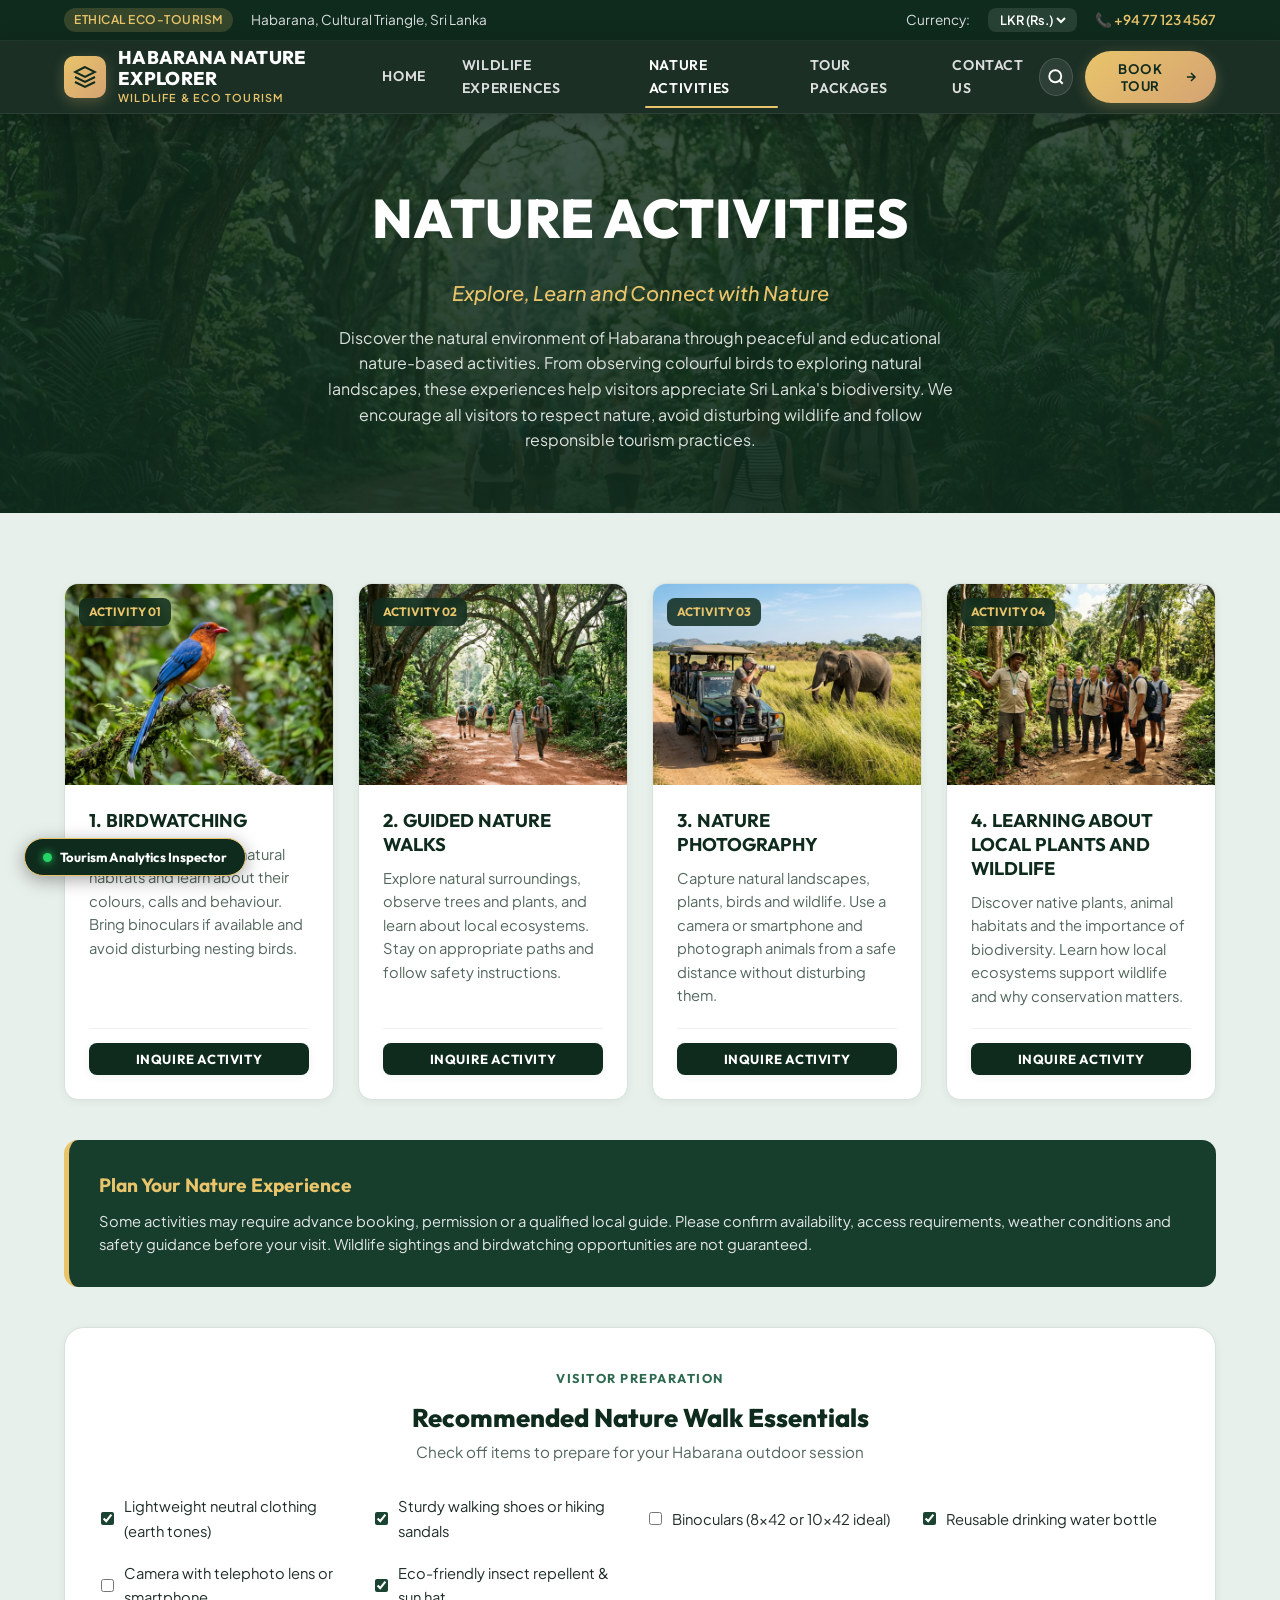
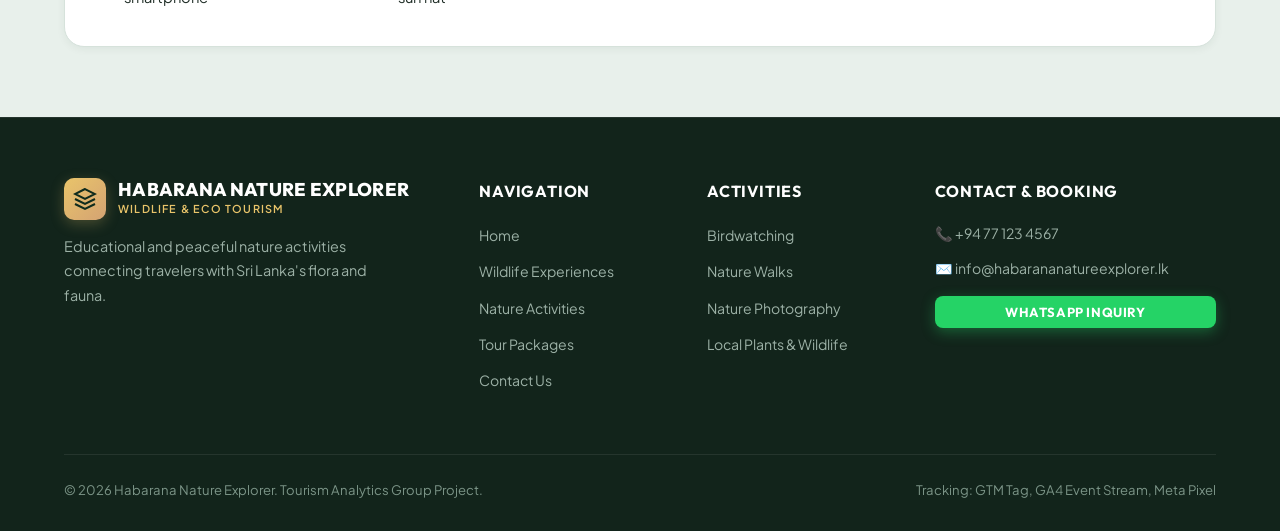
<file: nature-activities.html>
<!DOCTYPE html>
<html lang="en">
<head>
  <meta charset="UTF-8">
  <meta name="viewport" content="width=device-width, initial-scale=1.0">
  
  <title>Nature Activities | Habarana Nature Explorer Sri Lanka</title>
  <meta name="description" content="Explore peaceful and educational nature activities in Habarana: birdwatching, guided nature walks, nature photography, and learning local flora and fauna.">
  <meta name="keywords" content="birdwatching Sri Lanka, nature walks Habarana, nature photography safari, eco tourism Sri Lanka">
  
  <!-- Open Graph -->
  <meta property="og:title" content="Nature Activities | Habarana Nature Explorer">
  <meta property="og:description" content="Explore, Learn and Connect with Nature in Habarana. Birdwatching, guided walks, and photography.">
  <meta property="og:image" content="assets/images/birdwatching.jpg">

  <!-- Google Tag Manager -->
  <script>
    (function(w,d,s,l,i){w[l]=w[l]||[];w[l].push({'gtm.start':
    new Date().getTime(),event:'gtm.js'});var f=d.getElementsByTagName(s)[0],
    j=d.createElement(s),dl=l!='dataLayer'?'&l='+l:'';j.async=true;j.src=
    'https://www.googletagmanager.com/gtm.js?id='+i+dl;f.parentNode.insertBefore(j,f);
    })(window,document,'script','dataLayer','GTM-HNE2026');
  </script>

  <!-- Google Analytics 4 (GA4) -->
  <script async src="https://www.googletagmanager.com/gtag/js?id=G-RY10B918S2"></script>
  <script>
    window.dataLayer = window.dataLayer || [];
    function gtag(){dataLayer.push(arguments);}
    gtag('js', new Date());
    gtag('config', 'G-RY10B918S2');
  </script>

  <!-- Meta Pixel Code -->
  <script>
    !function(f,b,e,v,n,t,s)
    {if(f.fbq)return;n=f.fbq=function(){n.callMethod?
    n.callMethod.apply(n,arguments):n.queue.push(arguments)};
    if(!f._fbq)f._fbq=n;n.push=n;n.loaded=!0;n.version='2.0';
    n.queue=[];t=b.createElement(e);t.async=!0;
    t.src=v;s=b.getElementsByTagName(e)[0];
    s.parentNode.insertBefore(t,s)}(window, document,'script',
    'https://connect.facebook.net/en_US/fbevents.js');
    fbq('init', '3829481729482910');
    fbq('track', 'PageView');
  </script>
  <noscript>
    <img height="1" width="1" style="display:none" 
         src="https://www.facebook.com/tr?id=3829481729482910&ev=PageView&noscript=1"/>
  </noscript>

  <link rel="stylesheet" href="assets/css/styles.css">
</head>
<body>
  <noscript>
    <iframe src="https://www.googletagmanager.com/ns.html?id=GTM-HNE2026"
            height="0" width="0" style="display:none;visibility:hidden"></iframe>
  </noscript>

  <a href="#mainContent" class="skip-link">Skip to content</a>

  <!-- Top Announcement Bar -->
  <aside class="top-bar" aria-label="Announcement & Currency Switcher">
    <div class="container top-bar-content">
      <div class="top-bar-left">
        <span class="top-pill">Ethical Eco-Tourism</span>
        <span>Habarana, Cultural Triangle, Sri Lanka</span>
      </div>
      <div class="top-bar-right">
        <span>Currency:</span>
        <div class="currency-toggle">
          <select id="currencySelector" aria-label="Select Currency">
            <option value="LKR" selected>LKR (Rs.)</option>
            <option value="USD">USD ($)</option>
            <option value="EUR">EUR (€)</option>
            <option value="GBP">GBP (£)</option>
          </select>
        </div>
        <a href="tel:+94771234567" style="color:var(--accent-gold); font-weight:600;">
          📞 +94 77 123 4567
        </a>
      </div>
    </div>
  </aside>

  <!-- Navigation Header -->
  <header class="site-header" role="banner">
    <div class="container nav-wrapper">
      <a href="index.html" class="site-logo">
        <div class="logo-badge">
          <svg viewBox="0 0 24 24" fill="none" stroke="currentColor" stroke-width="2">
            <path d="M12 2L2 7l10 5 10-5-10-5zM2 17l10 5 10-5M2 12l10 5 10-5"/>
          </svg>
        </div>
        <div class="logo-text">
          <span class="logo-title">Habarana Nature Explorer</span>
          <span class="logo-subtitle">Wildlife & Eco Tourism</span>
        </div>
      </a>

      <nav id="mainNav" class="nav-links" role="navigation">
        <a href="index.html" class="nav-link">Home</a>
        <a href="wildlife-experiences.html" class="nav-link">Wildlife Experiences</a>
        <a href="nature-activities.html" class="nav-link active">Nature Activities</a>
        <a href="tour-packages.html" class="nav-link">Tour Packages</a>
        <a href="contact.html" class="nav-link">Contact Us</a>
      </nav>

      <div class="nav-actions">
        <button id="searchTriggerBtn" class="search-trigger-btn" aria-label="Search website content">
          <svg width="18" height="18" viewBox="0 0 24 24" fill="none" stroke="currentColor" stroke-width="2.5">
            <circle cx="11" cy="11" r="8"/>
            <path d="m21 21-4.35-4.35"/>
          </svg>
        </button>

        <button class="btn-header-cta" data-open-booking="Nature Activities General">
          <span>Book Tour</span>
          <svg width="16" height="16" viewBox="0 0 24 24" fill="none" stroke="currentColor" stroke-width="2.5">
            <path d="M5 12h14M12 5l7 7-7 7"/>
          </svg>
        </button>

        <button id="mobileMenuToggle" class="mobile-menu-btn" aria-label="Toggle navigation">
          <svg width="28" height="28" viewBox="0 0 24 24" fill="none" stroke="currentColor" stroke-width="2.5">
            <path d="M3 12h18M3 6h18M3 18h18"/>
          </svg>
        </button>
      </div>
    </div>
  </header>

  <!-- Page Header Sub-Hero (Image 4 Header) -->
  <main id="mainContent">
    <section class="page-hero" style="background-image: url('assets/images/nature-explorer-walk.jpg');">
      <div class="page-hero-overlay"></div>
      <div class="container page-hero-content">
        <h1 class="page-hero-title">NATURE ACTIVITIES</h1>
        <p class="page-hero-subtitle">Explore, Learn and Connect with Nature</p>
        <p class="page-hero-desc">
          Discover the natural environment of Habarana through peaceful and educational nature-based activities. From observing colourful birds to exploring natural landscapes, these experiences help visitors appreciate Sri Lanka's biodiversity. We encourage all visitors to respect nature, avoid disturbing wildlife and follow responsible tourism practices.
        </p>
      </div>
    </section>

    <!-- Main Content: 4 Nature Activities Cards (Image 4) -->
    <section class="section section-sage">
      <div class="container">
        <div class="grid-4">
          <!-- Card 1: Birdwatching -->
          <article class="nature-card" id="birdwatching">
            <div class="card-media">
              <img src="assets/images/birdwatching.jpg" alt="Vibrant bird on a mossy branch in Habarana forest" loading="lazy">
              <span class="card-badge">Activity 01</span>
            </div>
            <div class="card-body">
              <h3 class="card-title">1. Birdwatching</h3>
              <p class="card-desc">
                Observe birds in their natural habitats and learn about their colours, calls and behaviour. Bring binoculars if available and avoid disturbing nesting birds.
              </p>
              <div class="card-footer">
                <button class="btn btn-dark btn-sm btn-block" data-open-booking="1. Birdwatching Activity" data-analytics-event="inquire_act_1">
                  Inquire Activity
                </button>
              </div>
            </div>
          </article>

          <!-- Card 2: Guided Nature Walks -->
          <article class="nature-card" id="walks">
            <div class="card-media">
              <img src="assets/images/nature-explorer-walk.jpg" alt="Tourists on a shaded nature walk in rural Habarana" loading="lazy">
              <span class="card-badge">Activity 02</span>
            </div>
            <div class="card-body">
              <h3 class="card-title">2. Guided Nature Walks</h3>
              <p class="card-desc">
                Explore natural surroundings, observe trees and plants, and learn about local ecosystems. Stay on appropriate paths and follow safety instructions.
              </p>
              <div class="card-footer">
                <button class="btn btn-dark btn-sm btn-block" data-open-booking="2. Guided Nature Walks" data-analytics-event="inquire_act_2">
                  Inquire Activity
                </button>
              </div>
            </div>
          </article>

          <!-- Card 3: Nature Photography -->
          <article class="nature-card" id="photography">
            <div class="card-media">
              <img src="assets/images/nature-photography.jpg" alt="Safari photographer capturing wildlife respectfully" loading="lazy">
              <span class="card-badge">Activity 03</span>
            </div>
            <div class="card-body">
              <h3 class="card-title">3. Nature Photography</h3>
              <p class="card-desc">
                Capture natural landscapes, plants, birds and wildlife. Use a camera or smartphone and photograph animals from a safe distance without disturbing them.
              </p>
              <div class="card-footer">
                <button class="btn btn-dark btn-sm btn-block" data-open-booking="3. Nature Photography" data-analytics-event="inquire_act_3">
                  Inquire Activity
                </button>
              </div>
            </div>
          </article>

          <!-- Card 4: Learning About Local Plants and Wildlife -->
          <article class="nature-card" id="flora">
            <div class="card-media">
              <img src="assets/images/responsible-tourism.jpg" alt="Learning about native medicinal plants in Sri Lanka" loading="lazy">
              <span class="card-badge">Activity 04</span>
            </div>
            <div class="card-body">
              <h3 class="card-title">4. Learning About Local Plants and Wildlife</h3>
              <p class="card-desc">
                Discover native plants, animal habitats and the importance of biodiversity. Learn how local ecosystems support wildlife and why conservation matters.
              </p>
              <div class="card-footer">
                <button class="btn btn-dark btn-sm btn-block" data-open-booking="4. Learning About Local Plants and Wildlife" data-analytics-event="inquire_act_4">
                  Inquire Activity
                </button>
              </div>
            </div>
          </article>
        </div>

        <!-- Plan Your Nature Experience Banner (Exact text from Image 4) -->
        <div class="notice-strip" style="background:#173d2d; margin-top:40px;">
          <h4>Plan Your Nature Experience</h4>
          <p>
            Some activities may require advance booking, permission or a qualified local guide. Please confirm availability, access requirements, weather conditions and safety guidance before your visit. Wildlife sightings and birdwatching opportunities are not guaranteed.
          </p>
        </div>

        <!-- Interactive Checklist & Gear Recommendations -->
        <div style="background:white; border-radius:var(--radius-lg); padding:36px; margin-top:40px; border:1px solid var(--border-light); box-shadow:var(--shadow-sm);">
          <div class="section-header" style="margin-bottom:30px;">
            <span class="section-tag">Visitor Preparation</span>
            <h3 style="font-family:var(--font-heading); font-size:1.6rem; color:var(--primary-dark); font-weight:800;">Recommended Nature Walk Essentials</h3>
            <p style="color:var(--text-muted); font-size:0.95rem;">Check off items to prepare for your Habarana outdoor session</p>
          </div>

          <div style="display:grid; grid-template-columns:repeat(auto-fit, minmax(220px, 1fr)); gap:18px;">
            <label style="display:flex; align-items:center; gap:10px; font-size:0.92rem; cursor:pointer;">
              <input type="checkbox" checked style="accent-color:var(--primary);"> Lightweight neutral clothing (earth tones)
            </label>
            <label style="display:flex; align-items:center; gap:10px; font-size:0.92rem; cursor:pointer;">
              <input type="checkbox" checked style="accent-color:var(--primary);"> Sturdy walking shoes or hiking sandals
            </label>
            <label style="display:flex; align-items:center; gap:10px; font-size:0.92rem; cursor:pointer;">
              <input type="checkbox" style="accent-color:var(--primary);"> Binoculars (8x42 or 10x42 ideal)
            </label>
            <label style="display:flex; align-items:center; gap:10px; font-size:0.92rem; cursor:pointer;">
              <input type="checkbox" checked style="accent-color:var(--primary);"> Reusable drinking water bottle
            </label>
            <label style="display:flex; align-items:center; gap:10px; font-size:0.92rem; cursor:pointer;">
              <input type="checkbox" style="accent-color:var(--primary);"> Camera with telephoto lens or smartphone
            </label>
            <label style="display:flex; align-items:center; gap:10px; font-size:0.92rem; cursor:pointer;">
              <input type="checkbox" checked style="accent-color:var(--primary);"> Eco-friendly insect repellent & sun hat
            </label>
          </div>
        </div>
      </div>
    </section>
  </main>

  <!-- Site Footer -->
  <footer class="site-footer" role="contentinfo">
    <div class="container">
      <div class="footer-grid">
        <div class="footer-brand">
          <div class="site-logo">
            <div class="logo-badge">
              <svg viewBox="0 0 24 24" fill="none" stroke="currentColor" stroke-width="2">
                <path d="M12 2L2 7l10 5 10-5-10-5zM2 17l10 5 10-5M2 12l10 5 10-5"/>
              </svg>
            </div>
            <div class="logo-text">
              <span class="logo-title">Habarana Nature Explorer</span>
              <span class="logo-subtitle">Wildlife & Eco Tourism</span>
            </div>
          </div>
          <p>Educational and peaceful nature activities connecting travelers with Sri Lanka's flora and fauna.</p>
        </div>

        <div>
          <h4 class="footer-heading">Navigation</h4>
          <ul class="footer-links">
            <li><a href="index.html">Home</a></li>
            <li><a href="wildlife-experiences.html">Wildlife Experiences</a></li>
            <li><a href="nature-activities.html">Nature Activities</a></li>
            <li><a href="tour-packages.html">Tour Packages</a></li>
            <li><a href="contact.html">Contact Us</a></li>
          </ul>
        </div>

        <div>
          <h4 class="footer-heading">Activities</h4>
          <ul class="footer-links">
            <li><a href="#birdwatching">Birdwatching</a></li>
            <li><a href="#walks">Nature Walks</a></li>
            <li><a href="#photography">Nature Photography</a></li>
            <li><a href="#flora">Local Plants & Wildlife</a></li>
          </ul>
        </div>

        <div>
          <h4 class="footer-heading">Contact & Booking</h4>
          <p style="font-size:0.88rem; color:#9cb1a6; margin-bottom:12px;">📞 +94 77 123 4567</p>
          <p style="font-size:0.88rem; color:#9cb1a6; margin-bottom:16px;">✉️ info@habarananatureexplorer.lk</p>
          <button class="btn btn-whatsapp btn-sm btn-block" onclick="window.open('https://wa.me/94771234567?text=Hi,%20I%20want%20to%20book%20Nature%20Activities', '_blank')">
            WhatsApp Inquiry
          </button>
        </div>
      </div>

      <div class="footer-bottom">
        <div>&copy; 2026 Habarana Nature Explorer. Tourism Analytics Group Project.</div>
        <div>Tracking: GTM Tag, GA4 Event Stream, Meta Pixel</div>
      </div>
    </div>
  </footer>

  <!-- Booking Modal -->
  <div class="modal-overlay" id="bookingModal">
    <div class="modal-container">
      <div class="modal-header">
        <h3 id="modalTitle">Inquire Nature Activity</h3>
        <button class="modal-close-btn" id="closeBookingModal">&times;</button>
      </div>
      <div class="modal-body">
        <form id="quickBookingForm">
          <div class="form-group">
            <label class="form-label" for="modalPackageSelect">Selected Activity</label>
            <select id="modalPackageSelect" class="form-control" required>
              <option value="1. Birdwatching">1. Birdwatching</option>
              <option value="2. Guided Nature Walks">2. Guided Nature Walks</option>
              <option value="3. Nature Photography">3. Nature Photography</option>
              <option value="4. Learning About Local Plants and Wildlife">4. Learning About Local Plants and Wildlife</option>
            </select>
          </div>

          <div class="form-row">
            <div class="form-group">
              <label class="form-label" for="modalName">Full Name *</label>
              <input type="text" id="modalName" class="form-control" required placeholder="Your name">
            </div>
            <div class="form-group">
              <label class="form-label" for="modalEmail">Email Address *</label>
              <input type="email" id="modalEmail" class="form-control" required placeholder="you@example.com">
            </div>
          </div>

          <div class="form-row">
            <div class="form-group">
              <label class="form-label" for="modalPhone">WhatsApp / Phone *</label>
              <input type="tel" id="modalPhone" class="form-control" required placeholder="+94 XX XXX XXXX">
            </div>
            <div class="form-group">
              <label class="form-label" for="modalGuests">Visitors</label>
              <select id="modalGuests" class="form-control">
                <option value="1">1 Person</option>
                <option value="2" selected>2 Persons</option>
                <option value="3">3 Persons</option>
                <option value="4">4 Persons</option>
                <option value="5">5+ Persons</option>
              </select>
            </div>
          </div>

          <div class="form-group">
            <label class="form-label" for="modalDate">Preferred Date</label>
            <input type="date" id="modalDate" class="form-control">
          </div>

          <button type="submit" class="btn btn-primary btn-block">
            Submit Activity Inquiry
          </button>
        </form>
      </div>
    </div>
  </div>

  <!-- Search Modal -->
  <div class="modal-overlay" id="searchModal">
    <div class="modal-container">
      <div class="modal-header">
        <h3>Search Habarana Experiences</h3>
        <button class="modal-close-btn" id="closeSearchModal">&times;</button>
      </div>
      <div class="modal-body">
        <input type="text" id="siteSearchInput" class="form-control" placeholder="Search activities...">
        <div id="searchResultsContainer" style="margin-top: 16px;"></div>
      </div>
    </div>
  </div>

  <script src="assets/js/analytics-config.js"></script>
  <script src="assets/js/analytics-tracker.js"></script>
  <script src="assets/js/main.js"></script>
</body>
</html>
</file>
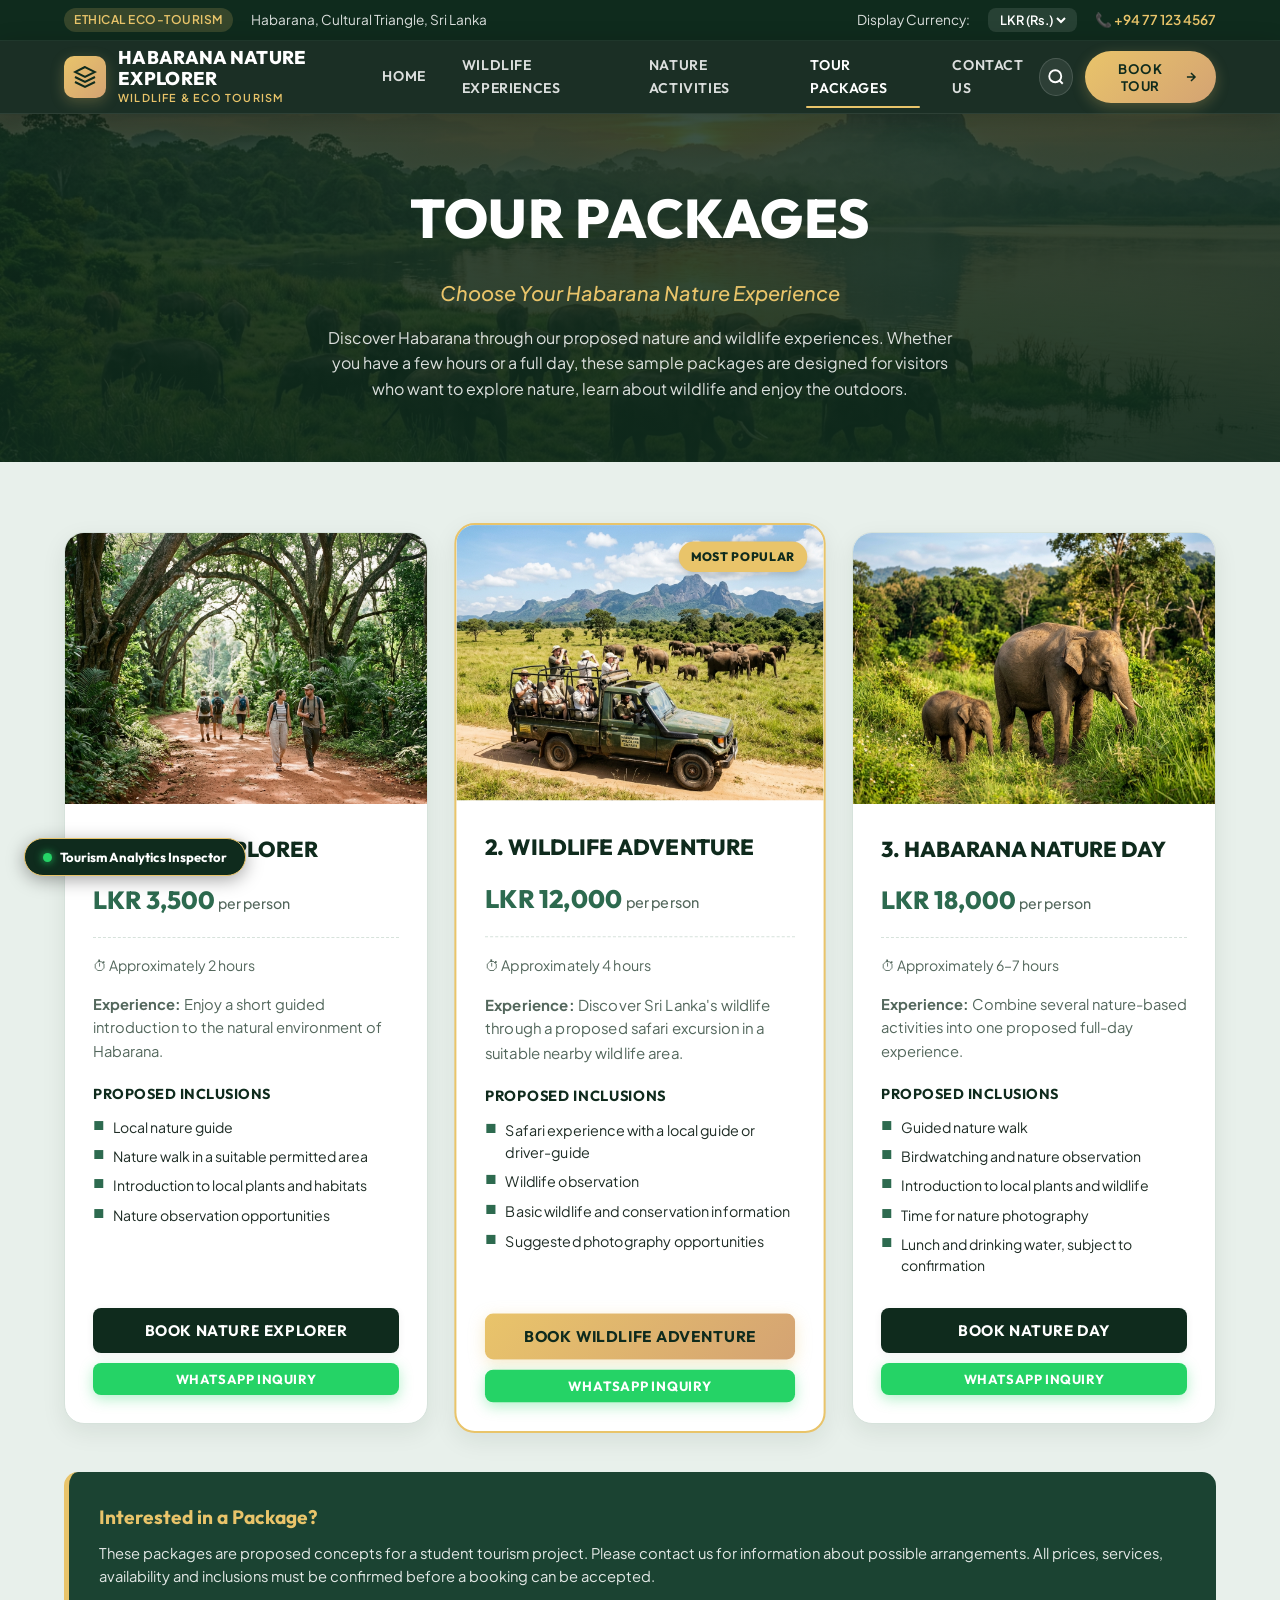
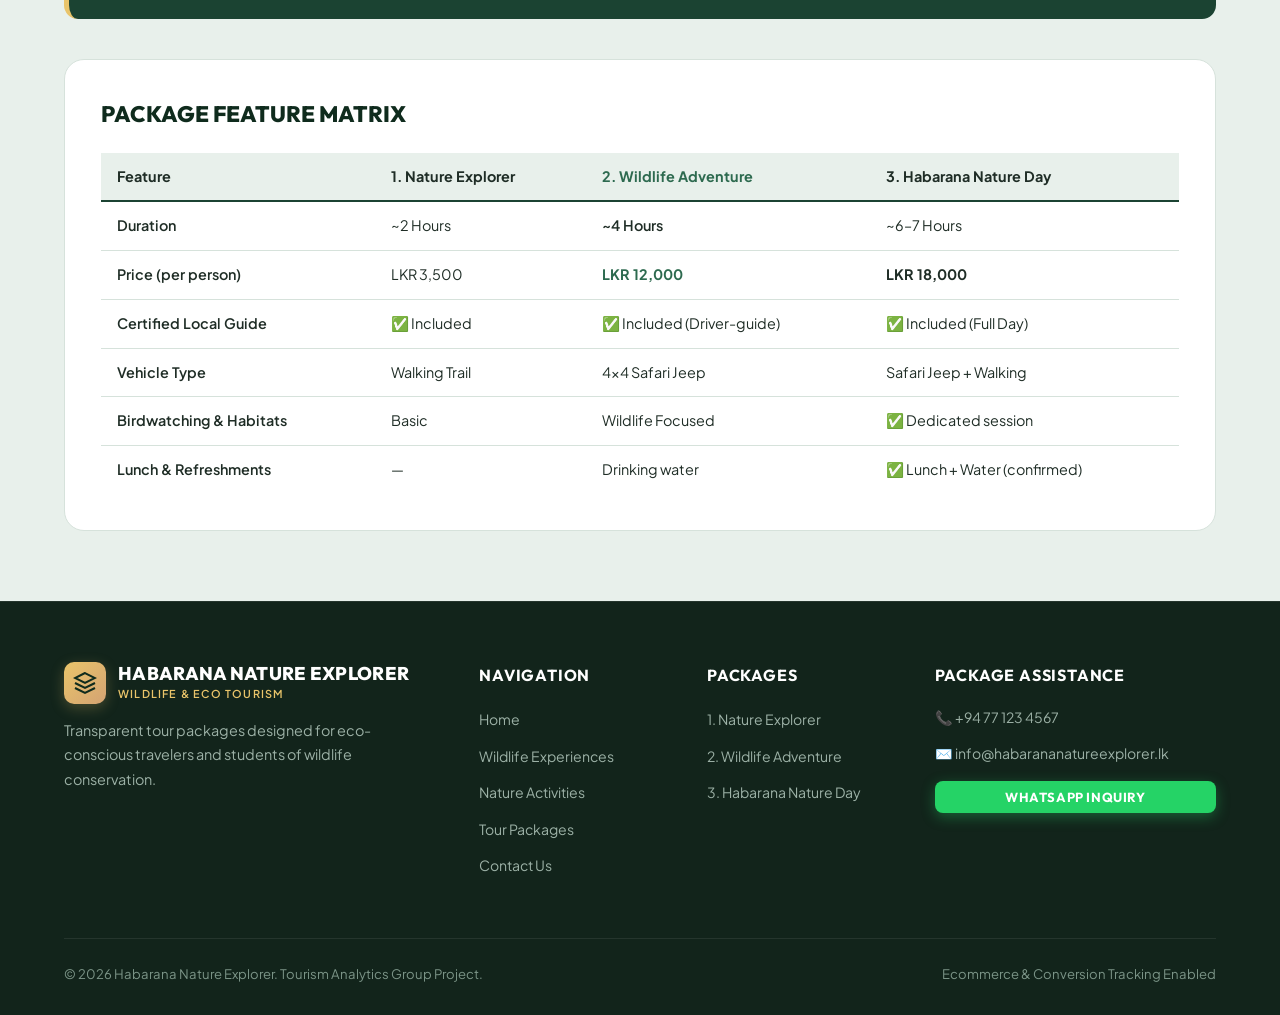
<file: tour-packages.html>
<!DOCTYPE html>
<html lang="en">
<head>
  <meta charset="UTF-8">
  <meta name="viewport" content="width=device-width, initial-scale=1.0">
  
  <title>Tour Packages | Habarana Nature Explorer Sri Lanka</title>
  <meta name="description" content="Choose your Habarana nature experience: Nature Explorer walk, Wildlife Adventure safari, and Habarana Nature Day full immersion.">
  <meta name="keywords" content="Habarana tour packages, safari prices Sri Lanka, nature walk price Habarana, Sri Lanka wildlife excursion">
  
  <!-- Open Graph -->
  <meta property="og:title" content="Tour Packages | Habarana Nature Explorer">
  <meta property="og:description" content="Discover Habarana through our guided nature packages from LKR 3,500/person.">
  <meta property="og:image" content="assets/images/safari-adventure.jpg">

  <!-- Google Tag Manager -->
  <script>
    (function(w,d,s,l,i){w[l]=w[l]||[];w[l].push({'gtm.start':
    new Date().getTime(),event:'gtm.js'});var f=d.getElementsByTagName(s)[0],
    j=d.createElement(s),dl=l!='dataLayer'?'&l='+l:'';j.async=true;j.src=
    'https://www.googletagmanager.com/gtm.js?id='+i+dl;f.parentNode.insertBefore(j,f);
    })(window,document,'script','dataLayer','GTM-HNE2026');
  </script>

  <!-- Google Analytics 4 (GA4) -->
  <script async src="https://www.googletagmanager.com/gtag/js?id=G-RY10B918S2"></script>
  <script>
    window.dataLayer = window.dataLayer || [];
    function gtag(){dataLayer.push(arguments);}
    gtag('js', new Date());
    gtag('config', 'G-RY10B918S2');
  </script>

  <!-- Meta Pixel Code -->
  <script>
    !function(f,b,e,v,n,t,s)
    {if(f.fbq)return;n=f.fbq=function(){n.callMethod?
    n.callMethod.apply(n,arguments):n.queue.push(arguments)};
    if(!f._fbq)f._fbq=n;n.push=n;n.loaded=!0;n.version='2.0';
    n.queue=[];t=b.createElement(e);t.async=!0;
    t.src=v;s=b.getElementsByTagName(e)[0];
    s.parentNode.insertBefore(t,s)}(window, document,'script',
    'https://connect.facebook.net/en_US/fbevents.js');
    fbq('init', '3829481729482910');
    fbq('track', 'PageView');
  </script>
  <noscript>
    <img height="1" width="1" style="display:none" 
         src="https://www.facebook.com/tr?id=3829481729482910&ev=PageView&noscript=1"/>
  </noscript>

  <link rel="stylesheet" href="assets/css/styles.css">
</head>
<body>
  <noscript>
    <iframe src="https://www.googletagmanager.com/ns.html?id=GTM-HNE2026"
            height="0" width="0" style="display:none;visibility:hidden"></iframe>
  </noscript>

  <a href="#mainContent" class="skip-link">Skip to content</a>

  <!-- Top Announcement Bar with Currency Switcher -->
  <aside class="top-bar" aria-label="Announcement & Currency Switcher">
    <div class="container top-bar-content">
      <div class="top-bar-left">
        <span class="top-pill">Ethical Eco-Tourism</span>
        <span>Habarana, Cultural Triangle, Sri Lanka</span>
      </div>
      <div class="top-bar-right">
        <span>Display Currency:</span>
        <div class="currency-toggle">
          <select id="currencySelector" aria-label="Select Currency">
            <option value="LKR" selected>LKR (Rs.)</option>
            <option value="USD">USD ($)</option>
            <option value="EUR">EUR (€)</option>
            <option value="GBP">GBP (£)</option>
          </select>
        </div>
        <a href="tel:+94771234567" style="color:var(--accent-gold); font-weight:600;">
          📞 +94 77 123 4567
        </a>
      </div>
    </div>
  </aside>

  <!-- Navigation Header -->
  <header class="site-header" role="banner">
    <div class="container nav-wrapper">
      <a href="index.html" class="site-logo">
        <div class="logo-badge">
          <svg viewBox="0 0 24 24" fill="none" stroke="currentColor" stroke-width="2">
            <path d="M12 2L2 7l10 5 10-5-10-5zM2 17l10 5 10-5M2 12l10 5 10-5"/>
          </svg>
        </div>
        <div class="logo-text">
          <span class="logo-title">Habarana Nature Explorer</span>
          <span class="logo-subtitle">Wildlife & Eco Tourism</span>
        </div>
      </a>

      <nav id="mainNav" class="nav-links" role="navigation">
        <a href="index.html" class="nav-link">Home</a>
        <a href="wildlife-experiences.html" class="nav-link">Wildlife Experiences</a>
        <a href="nature-activities.html" class="nav-link">Nature Activities</a>
        <a href="tour-packages.html" class="nav-link active">Tour Packages</a>
        <a href="contact.html" class="nav-link">Contact Us</a>
      </nav>

      <div class="nav-actions">
        <button id="searchTriggerBtn" class="search-trigger-btn" aria-label="Search website content">
          <svg width="18" height="18" viewBox="0 0 24 24" fill="none" stroke="currentColor" stroke-width="2.5">
            <circle cx="11" cy="11" r="8"/>
            <path d="m21 21-4.35-4.35"/>
          </svg>
        </button>

        <button class="btn-header-cta" data-open-booking="Tour Packages General">
          <span>Book Tour</span>
          <svg width="16" height="16" viewBox="0 0 24 24" fill="none" stroke="currentColor" stroke-width="2.5">
            <path d="M5 12h14M12 5l7 7-7 7"/>
          </svg>
        </button>

        <button id="mobileMenuToggle" class="mobile-menu-btn" aria-label="Toggle navigation">
          <svg width="28" height="28" viewBox="0 0 24 24" fill="none" stroke="currentColor" stroke-width="2.5">
            <path d="M3 12h18M3 6h18M3 18h18"/>
          </svg>
        </button>
      </div>
    </div>
  </header>

  <!-- Page Header Sub-Hero (Image 5 Header) -->
  <main id="mainContent">
    <section class="page-hero" style="background-image: url('assets/images/hero-elephants.jpg');">
      <div class="page-hero-overlay"></div>
      <div class="container page-hero-content">
        <h1 class="page-hero-title">TOUR PACKAGES</h1>
        <p class="page-hero-subtitle">Choose Your Habarana Nature Experience</p>
        <p class="page-hero-desc">
          Discover Habarana through our proposed nature and wildlife experiences. Whether you have a few hours or a full day, these sample packages are designed for visitors who want to explore nature, learn about wildlife and enjoy the outdoors.
        </p>
      </div>
    </section>

    <!-- Main Content: 3 Tour Packages (Image 5) -->
    <section class="section section-sage">
      <div class="container">
        <div class="packages-grid">
          <!-- Package 1: Nature Explorer -->
          <article class="package-card" id="pkg-1">
            <div class="package-media">
              <img src="assets/images/nature-explorer-walk.jpg" alt="Nature trail walk in Habarana forest" loading="lazy">
            </div>
            <div class="package-content">
              <h2 class="package-name">1. NATURE EXPLORER</h2>
              
              <div class="package-pricing">
                <span class="price-main" data-base-price="3500">LKR 3,500</span>
                <span class="price-unit">per person</span>
              </div>

              <div class="package-meta">
                <span class="meta-item">⏱ Approximately 2 hours</span>
              </div>

              <p class="package-desc">
                <strong>Experience:</strong> Enjoy a short guided introduction to the natural environment of Habarana.
              </p>

              <h3 class="package-inclusions-title">Proposed inclusions</h3>
              <ul class="inclusions-list">
                <li>Local nature guide</li>
                <li>Nature walk in a suitable permitted area</li>
                <li>Introduction to local plants and habitats</li>
                <li>Nature observation opportunities</li>
              </ul>

              <div style="display:flex; flex-direction:column; gap:10px; margin-top:auto;">
                <button class="btn btn-dark btn-block" data-open-booking="1. Nature Explorer" onclick="recordPackageSelect('PKG-01', '1. Nature Explorer', 3500)" data-analytics-event="book_pkg_1">
                  Book Nature Explorer
                </button>
                <button class="btn btn-whatsapp btn-sm btn-block" onclick="window.open('https://wa.me/94771234567?text=Hi,%20I%20am%20interested%20in%20Package%201%20Nature%20Explorer%20(LKR%203,500)', '_blank')" data-package="Nature Explorer (LKR 3,500)">
                  WhatsApp Inquiry
                </button>
              </div>
            </div>
          </article>

          <!-- Package 2: Wildlife Adventure (Featured) -->
          <article class="package-card featured" id="pkg-2">
            <div class="package-ribbon">Most Popular</div>
            <div class="package-media">
              <img src="assets/images/safari-adventure.jpg" alt="Safari jeep watching wild elephants in Habarana Sri Lanka" loading="lazy">
            </div>
            <div class="package-content">
              <h2 class="package-name">2. WILDLIFE ADVENTURE</h2>
              
              <div class="package-pricing">
                <span class="price-main" data-base-price="12000">LKR 12,000</span>
                <span class="price-unit">per person</span>
              </div>

              <div class="package-meta">
                <span class="meta-item">⏱ Approximately 4 hours</span>
              </div>

              <p class="package-desc">
                <strong>Experience:</strong> Discover Sri Lanka's wildlife through a proposed safari excursion in a suitable nearby wildlife area.
              </p>

              <h3 class="package-inclusions-title">Proposed inclusions</h3>
              <ul class="inclusions-list">
                <li>Safari experience with a local guide or driver-guide</li>
                <li>Wildlife observation</li>
                <li>Basic wildlife and conservation information</li>
                <li>Suggested photography opportunities</li>
              </ul>

              <div style="display:flex; flex-direction:column; gap:10px; margin-top:auto;">
                <button class="btn btn-primary btn-block" data-open-booking="2. Wildlife Adventure" onclick="recordPackageSelect('PKG-02', '2. Wildlife Adventure', 12000)" data-analytics-event="book_pkg_2">
                  Book Wildlife Adventure
                </button>
                <button class="btn btn-whatsapp btn-sm btn-block" onclick="window.open('https://wa.me/94771234567?text=Hi,%20I%20am%20interested%20in%20Package%202%20Wildlife%20Adventure%20(LKR%2012,000)', '_blank')" data-package="Wildlife Adventure (LKR 12,000)">
                  WhatsApp Inquiry
                </button>
              </div>
            </div>
          </article>

          <!-- Package 3: Habarana Nature Day -->
          <article class="package-card" id="pkg-3">
            <div class="package-media">
              <img src="assets/images/elephant-viewing.jpg" alt="Wild elephant family in Habarana Sri Lanka" loading="lazy">
            </div>
            <div class="package-content">
              <h2 class="package-name">3. HABARANA NATURE DAY</h2>
              
              <div class="package-pricing">
                <span class="price-main" data-base-price="18000">LKR 18,000</span>
                <span class="price-unit">per person</span>
              </div>

              <div class="package-meta">
                <span class="meta-item">⏱ Approximately 6–7 hours</span>
              </div>

              <p class="package-desc">
                <strong>Experience:</strong> Combine several nature-based activities into one proposed full-day experience.
              </p>

              <h3 class="package-inclusions-title">Proposed inclusions</h3>
              <ul class="inclusions-list">
                <li>Guided nature walk</li>
                <li>Birdwatching and nature observation</li>
                <li>Introduction to local plants and wildlife</li>
                <li>Time for nature photography</li>
                <li>Lunch and drinking water, subject to confirmation</li>
              </ul>

              <div style="display:flex; flex-direction:column; gap:10px; margin-top:auto;">
                <button class="btn btn-dark btn-block" data-open-booking="3. Habarana Nature Day" onclick="recordPackageSelect('PKG-03', '3. Habarana Nature Day', 18000)" data-analytics-event="book_pkg_3">
                  Book Nature Day
                </button>
                <button class="btn btn-whatsapp btn-sm btn-block" onclick="window.open('https://wa.me/94771234567?text=Hi,%20I%20am%20interested%20in%20Package%203%20Habarana%20Nature%20Day%20(LKR%2018,000)', '_blank')" data-package="Habarana Nature Day (LKR 18,000)">
                  WhatsApp Inquiry
                </button>
              </div>
            </div>
          </article>
        </div>

        <!-- Interested in a Package? Notice (Exact text from Image 5) -->
        <div class="notice-strip" style="background:#1b4332; margin-top:48px;">
          <h4>Interested in a Package?</h4>
          <p>
            These packages are proposed concepts for a student tourism project. Please contact us for information about possible arrangements. All prices, services, availability and inclusions must be confirmed before a booking can be accepted.
          </p>
        </div>

        <!-- Detailed Comparison Table -->
        <div style="background:white; border-radius:var(--radius-lg); padding:36px; margin-top:40px; border:1px solid var(--border-light); overflow-x:auto;">
          <h3 style="font-family:var(--font-heading); font-size:1.4rem; color:var(--primary-dark); font-weight:800; margin-bottom:20px; text-transform:uppercase;">
            Package Feature Matrix
          </h3>
          <table style="width:100%; border-collapse:collapse; font-size:0.9rem; text-align:left;">
            <thead>
              <tr style="border-bottom:2px solid var(--primary); background:var(--bg-sage);">
                <th style="padding:12px 16px;">Feature</th>
                <th style="padding:12px 16px;">1. Nature Explorer</th>
                <th style="padding:12px 16px; color:var(--primary-light);">2. Wildlife Adventure</th>
                <th style="padding:12px 16px;">3. Habarana Nature Day</th>
              </tr>
            </thead>
            <tbody>
              <tr style="border-bottom:1px solid var(--border-light);">
                <td style="padding:12px 16px; font-weight:600;">Duration</td>
                <td style="padding:12px 16px;">~2 Hours</td>
                <td style="padding:12px 16px; font-weight:600;">~4 Hours</td>
                <td style="padding:12px 16px;">~6–7 Hours</td>
              </tr>
              <tr style="border-bottom:1px solid var(--border-light);">
                <td style="padding:12px 16px; font-weight:600;">Price (per person)</td>
                <td style="padding:12px 16px;" data-base-price="3500">LKR 3,500</td>
                <td style="padding:12px 16px; font-weight:700; color:var(--primary-light);" data-base-price="12000">LKR 12,000</td>
                <td style="padding:12px 16px; font-weight:700;" data-base-price="18000">LKR 18,000</td>
              </tr>
              <tr style="border-bottom:1px solid var(--border-light);">
                <td style="padding:12px 16px; font-weight:600;">Certified Local Guide</td>
                <td style="padding:12px 16px;">✅ Included</td>
                <td style="padding:12px 16px;">✅ Included (Driver-guide)</td>
                <td style="padding:12px 16px;">✅ Included (Full Day)</td>
              </tr>
              <tr style="border-bottom:1px solid var(--border-light);">
                <td style="padding:12px 16px; font-weight:600;">Vehicle Type</td>
                <td style="padding:12px 16px;">Walking Trail</td>
                <td style="padding:12px 16px;">4x4 Safari Jeep</td>
                <td style="padding:12px 16px;">Safari Jeep + Walking</td>
              </tr>
              <tr style="border-bottom:1px solid var(--border-light);">
                <td style="padding:12px 16px; font-weight:600;">Birdwatching & Habitats</td>
                <td style="padding:12px 16px;">Basic</td>
                <td style="padding:12px 16px;">Wildlife Focused</td>
                <td style="padding:12px 16px;">✅ Dedicated session</td>
              </tr>
              <tr>
                <td style="padding:12px 16px; font-weight:600;">Lunch & Refreshments</td>
                <td style="padding:12px 16px;">—</td>
                <td style="padding:12px 16px;">Drinking water</td>
                <td style="padding:12px 16px;">✅ Lunch + Water (confirmed)</td>
              </tr>
            </tbody>
          </table>
        </div>
      </div>
    </section>
  </main>

  <!-- Site Footer -->
  <footer class="site-footer" role="contentinfo">
    <div class="container">
      <div class="footer-grid">
        <div class="footer-brand">
          <div class="site-logo">
            <div class="logo-badge">
              <svg viewBox="0 0 24 24" fill="none" stroke="currentColor" stroke-width="2">
                <path d="M12 2L2 7l10 5 10-5-10-5zM2 17l10 5 10-5M2 12l10 5 10-5"/>
              </svg>
            </div>
            <div class="logo-text">
              <span class="logo-title">Habarana Nature Explorer</span>
              <span class="logo-subtitle">Wildlife & Eco Tourism</span>
            </div>
          </div>
          <p>Transparent tour packages designed for eco-conscious travelers and students of wildlife conservation.</p>
        </div>

        <div>
          <h4 class="footer-heading">Navigation</h4>
          <ul class="footer-links">
            <li><a href="index.html">Home</a></li>
            <li><a href="wildlife-experiences.html">Wildlife Experiences</a></li>
            <li><a href="nature-activities.html">Nature Activities</a></li>
            <li><a href="tour-packages.html">Tour Packages</a></li>
            <li><a href="contact.html">Contact Us</a></li>
          </ul>
        </div>

        <div>
          <h4 class="footer-heading">Packages</h4>
          <ul class="footer-links">
            <li><a href="#pkg-1">1. Nature Explorer</a></li>
            <li><a href="#pkg-2">2. Wildlife Adventure</a></li>
            <li><a href="#pkg-3">3. Habarana Nature Day</a></li>
          </ul>
        </div>

        <div>
          <h4 class="footer-heading">Package Assistance</h4>
          <p style="font-size:0.88rem; color:#9cb1a6; margin-bottom:12px;">📞 +94 77 123 4567</p>
          <p style="font-size:0.88rem; color:#9cb1a6; margin-bottom:16px;">✉️ info@habarananatureexplorer.lk</p>
          <button class="btn btn-whatsapp btn-sm btn-block" onclick="window.open('https://wa.me/94771234567?text=Hi,%20I%20have%20questions%20about%20the%20packages', '_blank')">
            WhatsApp Inquiry
          </button>
        </div>
      </div>

      <div class="footer-bottom">
        <div>&copy; 2026 Habarana Nature Explorer. Tourism Analytics Group Project.</div>
        <div>Ecommerce & Conversion Tracking Enabled</div>
      </div>
    </div>
  </footer>

  <!-- Booking Modal -->
  <div class="modal-overlay" id="bookingModal">
    <div class="modal-container">
      <div class="modal-header">
        <h3 id="modalTitle">Book Tour Package</h3>
        <button class="modal-close-btn" id="closeBookingModal">&times;</button>
      </div>
      <div class="modal-body">
        <form id="quickBookingForm">
          <div class="form-group">
            <label class="form-label" for="modalPackageSelect">Selected Package</label>
            <select id="modalPackageSelect" class="form-control" required>
              <option value="1. Nature Explorer">1. Nature Explorer (LKR 3,500/person)</option>
              <option value="2. Wildlife Adventure">2. Wildlife Adventure (LKR 12,000/person)</option>
              <option value="3. Habarana Nature Day">3. Habarana Nature Day (LKR 18,000/person)</option>
            </select>
          </div>

          <div class="form-row">
            <div class="form-group">
              <label class="form-label" for="modalName">Full Name *</label>
              <input type="text" id="modalName" class="form-control" required placeholder="Your name">
            </div>
            <div class="form-group">
              <label class="form-label" for="modalEmail">Email Address *</label>
              <input type="email" id="modalEmail" class="form-control" required placeholder="you@example.com">
            </div>
          </div>

          <div class="form-row">
            <div class="form-group">
              <label class="form-label" for="modalPhone">WhatsApp / Phone *</label>
              <input type="tel" id="modalPhone" class="form-control" required placeholder="+94 XX XXX XXXX">
            </div>
            <div class="form-group">
              <label class="form-label" for="modalGuests">Visitors</label>
              <select id="modalGuests" class="form-control">
                <option value="1">1 Person</option>
                <option value="2" selected>2 Persons</option>
                <option value="3">3 Persons</option>
                <option value="4">4 Persons</option>
                <option value="5">5+ Persons</option>
              </select>
            </div>
          </div>

          <div class="form-group">
            <label class="form-label" for="modalDate">Preferred Date</label>
            <input type="date" id="modalDate" class="form-control">
          </div>

          <button type="submit" class="btn btn-primary btn-block">
            Submit Package Booking (Track Lead)
          </button>
        </form>
      </div>
    </div>
  </div>

  <!-- Search Modal -->
  <div class="modal-overlay" id="searchModal">
    <div class="modal-container">
      <div class="modal-header">
        <h3>Search Habarana Experiences</h3>
        <button class="modal-close-btn" id="closeSearchModal">&times;</button>
      </div>
      <div class="modal-body">
        <input type="text" id="siteSearchInput" class="form-control" placeholder="Search packages...">
        <div id="searchResultsContainer" style="margin-top: 16px;"></div>
      </div>
    </div>
  </div>

  <script src="assets/js/analytics-config.js"></script>
  <script src="assets/js/analytics-tracker.js"></script>
  <script src="assets/js/main.js"></script>
  <script>
    function recordPackageSelect(id, name, price) {
      if (window.tourismAnalytics && window.tourismAnalytics.trackSelectItem) {
        window.tourismAnalytics.trackSelectItem({
          id: id,
          name: name,
          price: price,
          currency: 'LKR'
        });
      }
    }
  </script>
</body>
</html>
</file>
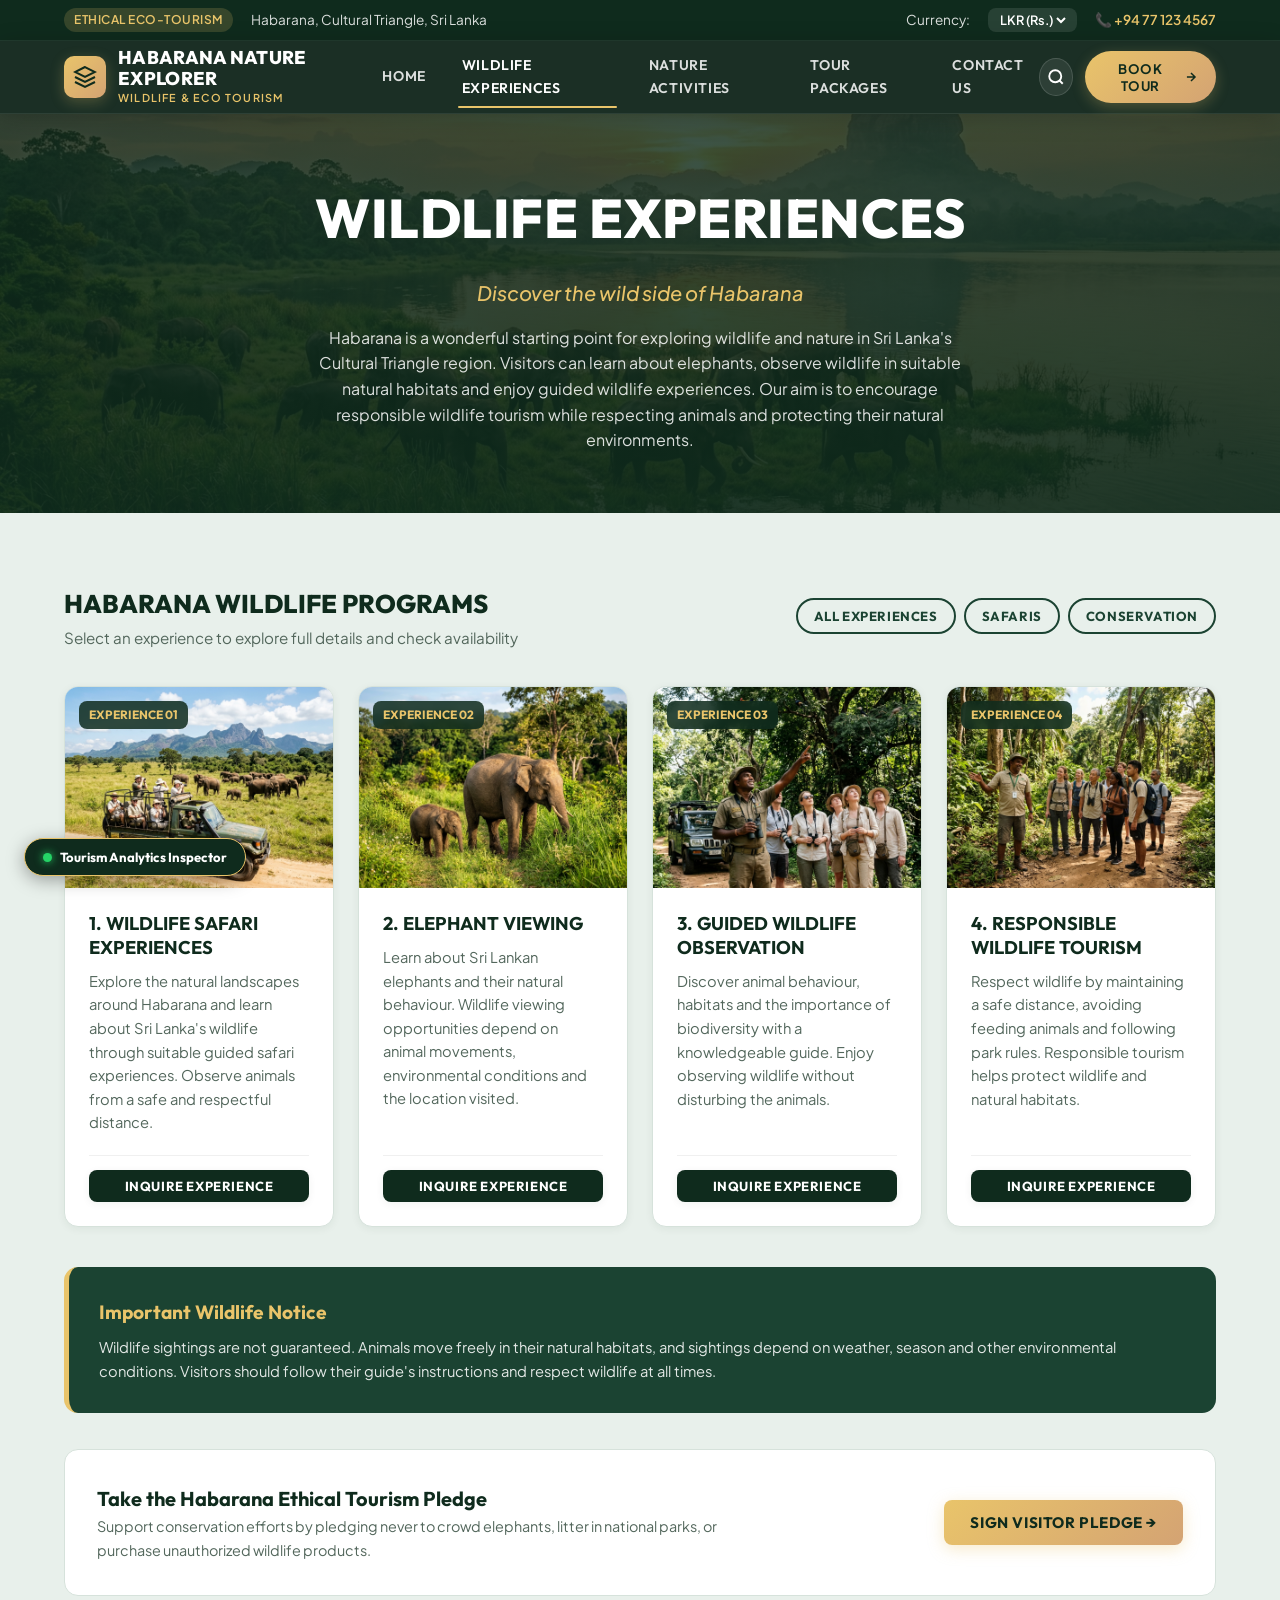
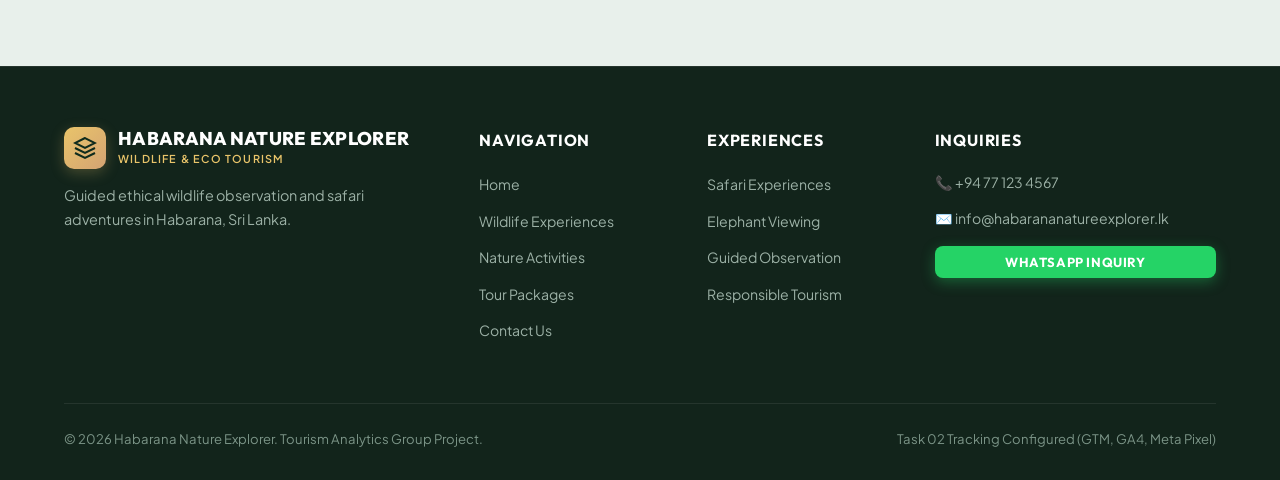
<file: wildlife-experiences.html>
<!DOCTYPE html>
<html lang="en">
<head>
  <meta charset="UTF-8">
  <meta name="viewport" content="width=device-width, initial-scale=1.0">
  
  <title>Wildlife Experiences | Habarana Nature Explorer Sri Lanka</title>
  <meta name="description" content="Discover the wild side of Habarana: ethical elephant viewing, safari adventures, and guided wildlife observation in Sri Lanka's Cultural Triangle.">
  <meta name="keywords" content="Habarana safari, elephant viewing Sri Lanka, wildlife observation, ethical wildlife tourism">
  
  <!-- Open Graph -->
  <meta property="og:title" content="Wildlife Experiences | Habarana Nature Explorer">
  <meta property="og:description" content="Discover the wild side of Habarana through guided wildlife safaris and ethical elephant viewing.">
  <meta property="og:image" content="assets/images/safari-adventure.jpg">

  <!-- Google Tag Manager -->
  <script>
    (function(w,d,s,l,i){w[l]=w[l]||[];w[l].push({'gtm.start':
    new Date().getTime(),event:'gtm.js'});var f=d.getElementsByTagName(s)[0],
    j=d.createElement(s),dl=l!='dataLayer'?'&l='+l:'';j.async=true;j.src=
    'https://www.googletagmanager.com/gtm.js?id='+i+dl;f.parentNode.insertBefore(j,f);
    })(window,document,'script','dataLayer','GTM-HNE2026');
  </script>

  <!-- Google Analytics 4 (GA4) -->
  <script async src="https://www.googletagmanager.com/gtag/js?id=G-RY10B918S2"></script>
  <script>
    window.dataLayer = window.dataLayer || [];
    function gtag(){dataLayer.push(arguments);}
    gtag('js', new Date());
    gtag('config', 'G-RY10B918S2');
  </script>

  <!-- Meta Pixel Code -->
  <script>
    !function(f,b,e,v,n,t,s)
    {if(f.fbq)return;n=f.fbq=function(){n.callMethod?
    n.callMethod.apply(n,arguments):n.queue.push(arguments)};
    if(!f._fbq)f._fbq=n;n.push=n;n.loaded=!0;n.version='2.0';
    n.queue=[];t=b.createElement(e);t.async=!0;
    t.src=v;s=b.getElementsByTagName(e)[0];
    s.parentNode.insertBefore(t,s)}(window, document,'script',
    'https://connect.facebook.net/en_US/fbevents.js');
    fbq('init', '3829481729482910');
    fbq('track', 'PageView');
  </script>
  <noscript>
    <img height="1" width="1" style="display:none" 
         src="https://www.facebook.com/tr?id=3829481729482910&ev=PageView&noscript=1"/>
  </noscript>

  <link rel="stylesheet" href="assets/css/styles.css">
</head>
<body>
  <noscript>
    <iframe src="https://www.googletagmanager.com/ns.html?id=GTM-HNE2026"
            height="0" width="0" style="display:none;visibility:hidden"></iframe>
  </noscript>

  <a href="#mainContent" class="skip-link">Skip to content</a>

  <!-- Top Announcement Bar -->
  <aside class="top-bar" aria-label="Announcement & Currency Switcher">
    <div class="container top-bar-content">
      <div class="top-bar-left">
        <span class="top-pill">Ethical Eco-Tourism</span>
        <span>Habarana, Cultural Triangle, Sri Lanka</span>
      </div>
      <div class="top-bar-right">
        <span>Currency:</span>
        <div class="currency-toggle">
          <select id="currencySelector" aria-label="Select Currency">
            <option value="LKR" selected>LKR (Rs.)</option>
            <option value="USD">USD ($)</option>
            <option value="EUR">EUR (€)</option>
            <option value="GBP">GBP (£)</option>
          </select>
        </div>
        <a href="tel:+94771234567" style="color:var(--accent-gold); font-weight:600;">
          📞 +94 77 123 4567
        </a>
      </div>
    </div>
  </aside>

  <!-- Navigation Header -->
  <header class="site-header" role="banner">
    <div class="container nav-wrapper">
      <a href="index.html" class="site-logo">
        <div class="logo-badge">
          <svg viewBox="0 0 24 24" fill="none" stroke="currentColor" stroke-width="2">
            <path d="M12 2L2 7l10 5 10-5-10-5zM2 17l10 5 10-5M2 12l10 5 10-5"/>
          </svg>
        </div>
        <div class="logo-text">
          <span class="logo-title">Habarana Nature Explorer</span>
          <span class="logo-subtitle">Wildlife & Eco Tourism</span>
        </div>
      </a>

      <nav id="mainNav" class="nav-links" role="navigation">
        <a href="index.html" class="nav-link">Home</a>
        <a href="wildlife-experiences.html" class="nav-link active">Wildlife Experiences</a>
        <a href="nature-activities.html" class="nav-link">Nature Activities</a>
        <a href="tour-packages.html" class="nav-link">Tour Packages</a>
        <a href="contact.html" class="nav-link">Contact Us</a>
      </nav>

      <div class="nav-actions">
        <button id="searchTriggerBtn" class="search-trigger-btn" aria-label="Search website content">
          <svg width="18" height="18" viewBox="0 0 24 24" fill="none" stroke="currentColor" stroke-width="2.5">
            <circle cx="11" cy="11" r="8"/>
            <path d="m21 21-4.35-4.35"/>
          </svg>
        </button>

        <button class="btn-header-cta" data-open-booking="Wildlife Experiences General">
          <span>Book Tour</span>
          <svg width="16" height="16" viewBox="0 0 24 24" fill="none" stroke="currentColor" stroke-width="2.5">
            <path d="M5 12h14M12 5l7 7-7 7"/>
          </svg>
        </button>

        <button id="mobileMenuToggle" class="mobile-menu-btn" aria-label="Toggle navigation">
          <svg width="28" height="28" viewBox="0 0 24 24" fill="none" stroke="currentColor" stroke-width="2.5">
            <path d="M3 12h18M3 6h18M3 18h18"/>
          </svg>
        </button>
      </div>
    </div>
  </header>

  <!-- Page Header Sub-Hero (Image 3 Header) -->
  <main id="mainContent">
    <section class="page-hero" style="background-image: url('assets/images/hero-elephants.jpg');">
      <div class="page-hero-overlay"></div>
      <div class="container page-hero-content">
        <h1 class="page-hero-title">WILDLIFE EXPERIENCES</h1>
        <p class="page-hero-subtitle">Discover the wild side of Habarana</p>
        <p class="page-hero-desc">
          Habarana is a wonderful starting point for exploring wildlife and nature in Sri Lanka's Cultural Triangle region. Visitors can learn about elephants, observe wildlife in suitable natural habitats and enjoy guided wildlife experiences. Our aim is to encourage responsible wildlife tourism while respecting animals and protecting their natural environments.
        </p>
      </div>
    </section>

    <!-- Main Content: 4 Wildlife Experiences Cards (Image 3) -->
    <section class="section section-sage">
      <div class="container">
        <!-- Section Subtitle & Filter Pills -->
        <div style="display:flex; justify-content:space-between; align-items:center; flex-wrap:wrap; gap:16px; margin-bottom:36px;">
          <div>
            <h2 style="font-family:var(--font-heading); font-size:1.6rem; color:var(--primary-dark); font-weight:800; text-transform:uppercase;">
              Habarana Wildlife Programs
            </h2>
            <p style="color:var(--text-muted); font-size:0.95rem;">Select an experience to explore full details and check availability</p>
          </div>
          <div style="display:flex; gap:8px; flex-wrap:wrap;">
            <button class="btn btn-outline btn-sm" style="border-radius:var(--radius-full);" onclick="filterCards('all')" data-analytics-event="filter_wildlife" data-analytics-cta="All">All Experiences</button>
            <button class="btn btn-outline btn-sm" style="border-radius:var(--radius-full);" onclick="filterCards('safari')" data-analytics-event="filter_wildlife" data-analytics-cta="Safaris">Safaris</button>
            <button class="btn btn-outline btn-sm" style="border-radius:var(--radius-full);" onclick="filterCards('conservation')" data-analytics-event="filter_wildlife" data-analytics-cta="Conservation">Conservation</button>
          </div>
        </div>

        <div class="grid-4" id="wildlifeGrid">
          <!-- Card 1: Wildlife Safari Experiences -->
          <article class="nature-card" id="safari" data-type="safari">
            <div class="card-media">
              <img src="assets/images/safari-adventure.jpg" alt="Safari jeep viewing wild elephants in Habarana national park Sri Lanka" loading="lazy">
              <span class="card-badge">Experience 01</span>
            </div>
            <div class="card-body">
              <h3 class="card-title">1. Wildlife Safari Experiences</h3>
              <p class="card-desc">
                Explore the natural landscapes around Habarana and learn about Sri Lanka's wildlife through suitable guided safari experiences. Observe animals from a safe and respectful distance.
              </p>
              <div class="card-footer">
                <button class="btn btn-dark btn-sm btn-block" data-open-booking="1. Wildlife Safari Experiences" data-analytics-event="inquire_exp_1">
                  Inquire Experience
                </button>
              </div>
            </div>
          </article>

          <!-- Card 2: Elephant Viewing -->
          <article class="nature-card" id="elephants" data-type="conservation">
            <div class="card-media">
              <img src="assets/images/elephant-viewing.jpg" alt="Wild Sri Lankan elephant mother and calf grazing" loading="lazy">
              <span class="card-badge">Experience 02</span>
            </div>
            <div class="card-body">
              <h3 class="card-title">2. Elephant Viewing</h3>
              <p class="card-desc">
                Learn about Sri Lankan elephants and their natural behaviour. Wildlife viewing opportunities depend on animal movements, environmental conditions and the location visited.
              </p>
              <div class="card-footer">
                <button class="btn btn-dark btn-sm btn-block" data-open-booking="2. Elephant Viewing" data-analytics-event="inquire_exp_2">
                  Inquire Experience
                </button>
              </div>
            </div>
          </article>

          <!-- Card 3: Guided Wildlife Observation -->
          <article class="nature-card" id="guided" data-type="safari">
            <div class="card-media">
              <img src="assets/images/guided-observation.jpg" alt="Sri Lankan safari naturalist guide with binoculars explaining wildlife to travelers" loading="lazy">
              <span class="card-badge">Experience 03</span>
            </div>
            <div class="card-body">
              <h3 class="card-title">3. Guided Wildlife Observation</h3>
              <p class="card-desc">
                Discover animal behaviour, habitats and the importance of biodiversity with a knowledgeable guide. Enjoy observing wildlife without disturbing the animals.
              </p>
              <div class="card-footer">
                <button class="btn btn-dark btn-sm btn-block" data-open-booking="3. Guided Wildlife Observation" data-analytics-event="inquire_exp_3">
                  Inquire Experience
                </button>
              </div>
            </div>
          </article>

          <!-- Card 4: Responsible Wildlife Tourism -->
          <article class="nature-card" id="responsible" data-type="conservation">
            <div class="card-media">
              <img src="assets/images/responsible-tourism.jpg" alt="Eco travelers walking along lush nature trail in Habarana with certified guide" loading="lazy">
              <span class="card-badge">Experience 04</span>
            </div>
            <div class="card-body">
              <h3 class="card-title">4. Responsible Wildlife Tourism</h3>
              <p class="card-desc">
                Respect wildlife by maintaining a safe distance, avoiding feeding animals and following park rules. Responsible tourism helps protect wildlife and natural habitats.
              </p>
              <div class="card-footer">
                <button class="btn btn-dark btn-sm btn-block" data-open-booking="4. Responsible Wildlife Tourism" data-analytics-event="inquire_exp_4">
                  Inquire Experience
                </button>
              </div>
            </div>
          </article>
        </div>

        <!-- Important Wildlife Notice Banner (Exact text from Image 3) -->
        <div class="notice-strip">
          <h4>Important Wildlife Notice</h4>
          <p>
            Wildlife sightings are not guaranteed. Animals move freely in their natural habitats, and sightings depend on weather, season and other environmental conditions. Visitors should follow their guide's instructions and respect wildlife at all times.
          </p>
        </div>

        <!-- Ethical Tourism Pledge Box -->
        <div style="background:white; border-radius:var(--radius-md); padding:32px; margin-top:36px; border:1px solid var(--border-light); display:flex; align-items:center; justify-content:space-between; flex-wrap:wrap; gap:20px;">
          <div>
            <h3 style="font-family:var(--font-heading); font-size:1.25rem; color:var(--primary-dark); font-weight:700;">Take the Habarana Ethical Tourism Pledge</h3>
            <p style="color:var(--text-muted); font-size:0.9rem; max-width:620px;">Support conservation efforts by pledging never to crowd elephants, litter in national parks, or purchase unauthorized wildlife products.</p>
          </div>
          <button class="btn btn-primary" onclick="pledgeAction()" data-analytics-event="sign_pledge">
            Sign Visitor Pledge &rarr;
          </button>
        </div>
      </div>
    </section>
  </main>

  <!-- Site Footer -->
  <footer class="site-footer" role="contentinfo">
    <div class="container">
      <div class="footer-grid">
        <div class="footer-brand">
          <div class="site-logo">
            <div class="logo-badge">
              <svg viewBox="0 0 24 24" fill="none" stroke="currentColor" stroke-width="2">
                <path d="M12 2L2 7l10 5 10-5-10-5zM2 17l10 5 10-5M2 12l10 5 10-5"/>
              </svg>
            </div>
            <div class="logo-text">
              <span class="logo-title">Habarana Nature Explorer</span>
              <span class="logo-subtitle">Wildlife & Eco Tourism</span>
            </div>
          </div>
          <p>Guided ethical wildlife observation and safari adventures in Habarana, Sri Lanka.</p>
        </div>

        <div>
          <h4 class="footer-heading">Navigation</h4>
          <ul class="footer-links">
            <li><a href="index.html">Home</a></li>
            <li><a href="wildlife-experiences.html">Wildlife Experiences</a></li>
            <li><a href="nature-activities.html">Nature Activities</a></li>
            <li><a href="tour-packages.html">Tour Packages</a></li>
            <li><a href="contact.html">Contact Us</a></li>
          </ul>
        </div>

        <div>
          <h4 class="footer-heading">Experiences</h4>
          <ul class="footer-links">
            <li><a href="#safari">Safari Experiences</a></li>
            <li><a href="#elephants">Elephant Viewing</a></li>
            <li><a href="#guided">Guided Observation</a></li>
            <li><a href="#responsible">Responsible Tourism</a></li>
          </ul>
        </div>

        <div>
          <h4 class="footer-heading">Inquiries</h4>
          <p style="font-size:0.88rem; color:#9cb1a6; margin-bottom:12px;">📞 +94 77 123 4567</p>
          <p style="font-size:0.88rem; color:#9cb1a6; margin-bottom:16px;">✉️ info@habarananatureexplorer.lk</p>
          <button class="btn btn-whatsapp btn-sm btn-block" onclick="window.open('https://wa.me/94771234567?text=Hi,%20I%20have%20questions%20about%20Wildlife%20Experiences', '_blank')">
            WhatsApp Inquiry
          </button>
        </div>
      </div>

      <div class="footer-bottom">
        <div>&copy; 2026 Habarana Nature Explorer. Tourism Analytics Group Project.</div>
        <div>Task 02 Tracking Configured (GTM, GA4, Meta Pixel)</div>
      </div>
    </div>
  </footer>

  <!-- Booking Modal -->
  <div class="modal-overlay" id="bookingModal" role="dialog" aria-modal="true" aria-labelledby="modalTitle">
    <div class="modal-container">
      <div class="modal-header">
        <h3 id="modalTitle">Inquire Wildlife Experience</h3>
        <button class="modal-close-btn" id="closeBookingModal" aria-label="Close dialog">&times;</button>
      </div>
      <div class="modal-body">
        <form id="quickBookingForm">
          <div class="form-group">
            <label class="form-label" for="modalPackageSelect">Selected Experience</label>
            <select id="modalPackageSelect" class="form-control" required>
              <option value="1. Wildlife Safari Experiences">1. Wildlife Safari Experiences</option>
              <option value="2. Elephant Viewing">2. Elephant Viewing</option>
              <option value="3. Guided Wildlife Observation">3. Guided Wildlife Observation</option>
              <option value="4. Responsible Wildlife Tourism">4. Responsible Wildlife Tourism</option>
            </select>
          </div>

          <div class="form-row">
            <div class="form-group">
              <label class="form-label" for="modalName">Full Name *</label>
              <input type="text" id="modalName" class="form-control" required placeholder="Your full name">
            </div>
            <div class="form-group">
              <label class="form-label" for="modalEmail">Email Address *</label>
              <input type="email" id="modalEmail" class="form-control" required placeholder="you@example.com">
            </div>
          </div>

          <div class="form-row">
            <div class="form-group">
              <label class="form-label" for="modalPhone">WhatsApp / Phone *</label>
              <input type="tel" id="modalPhone" class="form-control" required placeholder="+94 XX XXX XXXX">
            </div>
            <div class="form-group">
              <label class="form-label" for="modalGuests">Visitors</label>
              <select id="modalGuests" class="form-control">
                <option value="1">1 Person</option>
                <option value="2" selected>2 Persons</option>
                <option value="3">3 Persons</option>
                <option value="4">4 Persons</option>
                <option value="5">5+ Persons</option>
              </select>
            </div>
          </div>

          <div class="form-group">
            <label class="form-label" for="modalDate">Preferred Date</label>
            <input type="date" id="modalDate" class="form-control">
          </div>

          <button type="submit" class="btn btn-primary btn-block">
            Submit Experience Inquiry
          </button>
        </form>
      </div>
    </div>
  </div>

  <!-- Search Modal -->
  <div class="modal-overlay" id="searchModal">
    <div class="modal-container">
      <div class="modal-header">
        <h3>Search Habarana Experiences</h3>
        <button class="modal-close-btn" id="closeSearchModal">&times;</button>
      </div>
      <div class="modal-body">
        <input type="text" id="siteSearchInput" class="form-control" placeholder="Search experiences...">
        <div id="searchResultsContainer" style="margin-top: 16px;"></div>
      </div>
    </div>
  </div>

  <script src="assets/js/analytics-config.js"></script>
  <script src="assets/js/analytics-tracker.js"></script>
  <script src="assets/js/main.js"></script>
  <script>
    function filterCards(type) {
      const cards = document.querySelectorAll('#wildlifeGrid article');
      cards.forEach(card => {
        if (type === 'all' || card.getAttribute('data-type') === type) {
          card.style.display = 'flex';
        } else {
          card.style.display = 'none';
        }
      });
    }

    function pledgeAction() {
      if (window.trackTourismEvent) {
        window.trackTourismEvent('visitor_pledge_signed', { pledge: 'Habarana Ethical Wildlife Pledge' });
      }
      showToast('Thank you for signing the Ethical Wildlife Pledge! A confirmation badge has been generated.');
    }
  </script>
</body>
</html>
</file>
<file: assets/css/styles.css>
/* ==========================================================================
   HABARANA NATURE EXPLORER - MODERN DESIGN SYSTEM
   Tourism Analytics Group Project - Sri Lanka Eco Tourism
   ========================================================================== */

@import url('https://fonts.googleapis.com/css2?family=Outfit:wght@300;400;500;600;700;800&family=Plus+Jakarta+Sans:wght@300;400;500;600;700&display=swap');

:root {
  /* Brand Palette */
  --primary-dark: #0f2b1d;
  --primary: #1b4332;
  --primary-light: #2d6a4f;
  --primary-subtle: #40916c;
  --primary-soft: #d8f3dc;
  --accent-gold: #e9c46a;
  --accent-ochre: #d4a373;
  --accent-warm: #e76f51;

  /* Neutrals & Surfaces */
  --bg-page: #f4f7f5;
  --bg-surface: #ffffff;
  --bg-sage: #e8f0eb;
  --bg-dark: #12241b;
  --text-main: #1f2d26;
  --text-muted: #53675c;
  --text-light: #f8faf9;
  --border-light: #d6e2db;
  --border-focus: #2d6a4f;

  /* Shadows */
  --shadow-sm: 0 2px 8px rgba(15, 43, 29, 0.06);
  --shadow-md: 0 8px 24px rgba(15, 43, 29, 0.08);
  --shadow-lg: 0 16px 36px rgba(15, 43, 29, 0.12);
  --shadow-hover: 0 20px 40px rgba(15, 43, 29, 0.16);

  /* Typography */
  --font-heading: 'Outfit', -apple-system, BlinkMacSystemFont, sans-serif;
  --font-body: 'Plus Jakarta Sans', -apple-system, BlinkMacSystemFont, sans-serif;

  /* Transitions */
  --transition-fast: 0.2s cubic-bezier(0.4, 0, 0.2, 1);
  --transition-normal: 0.3s cubic-bezier(0.4, 0, 0.2, 1);
  --transition-slow: 0.5s cubic-bezier(0.4, 0, 0.2, 1);

  /* Radius */
  --radius-sm: 8px;
  --radius-md: 14px;
  --radius-lg: 20px;
  --radius-full: 9999px;

  /* Layout */
  --container-max: 1200px;
}

/* Base & Reset */
*, *::before, *::after {
  box-sizing: border-box;
  margin: 0;
  padding: 0;
}

html {
  scroll-behavior: smooth;
  font-size: 16px;
}

body {
  font-family: var(--font-body);
  color: var(--text-main);
  background-color: var(--bg-page);
  line-height: 1.65;
  overflow-x: hidden;
  -webkit-font-smoothing: antialiased;
}

img {
  max-width: 100%;
  height: auto;
  display: block;
}

a {
  color: inherit;
  text-decoration: none;
  transition: color var(--transition-fast);
}

button, input, select, textarea {
  font-family: inherit;
  font-size: 1rem;
}

ul {
  list-style: none;
}

/* Accessibility Skip Link */
.skip-link {
  position: absolute;
  top: -100px;
  left: 20px;
  background: var(--accent-gold);
  color: var(--primary-dark);
  padding: 10px 18px;
  font-weight: 700;
  border-radius: var(--radius-sm);
  z-index: 10000;
  transition: top var(--transition-fast);
}
.skip-link:focus {
  top: 20px;
}

/* Container */
.container {
  width: 100%;
  max-width: var(--container-max);
  margin-left: auto;
  margin-right: auto;
  padding-left: 24px;
  padding-right: 24px;
}

/* ==========================================================================
   TOP ANNOUNCEMENT BAR
   ========================================================================== */
.top-bar {
  background-color: var(--primary-dark);
  color: rgba(255, 255, 255, 0.85);
  font-size: 0.85rem;
  padding: 8px 0;
  border-bottom: 1px solid rgba(255, 255, 255, 0.08);
}

.top-bar-content {
  display: flex;
  align-items: center;
  justify-content: space-between;
  flex-wrap: wrap;
  gap: 12px;
}

.top-bar-left, .top-bar-right {
  display: flex;
  align-items: center;
  gap: 18px;
}

.top-pill {
  display: inline-flex;
  align-items: center;
  gap: 6px;
  background: rgba(233, 196, 106, 0.18);
  color: var(--accent-gold);
  padding: 2px 10px;
  border-radius: var(--radius-full);
  font-size: 0.75rem;
  font-weight: 600;
  text-transform: uppercase;
  letter-spacing: 0.5px;
}

.currency-toggle {
  display: inline-flex;
  align-items: center;
  gap: 6px;
  background: rgba(255, 255, 255, 0.1);
  padding: 3px 8px;
  border-radius: var(--radius-sm);
}

.currency-toggle select {
  background: transparent;
  border: none;
  color: white;
  font-size: 0.8rem;
  font-weight: 600;
  cursor: pointer;
  outline: none;
}
.currency-toggle select option {
  background: var(--primary-dark);
  color: white;
}

/* ==========================================================================
   HEADER & NAVBAR (Clean, Modern, Luxury Aesthetic)
   ========================================================================== */
.site-header {
  position: sticky;
  top: 0;
  z-index: 1000;
  background: rgba(13, 35, 24, 0.94);
  backdrop-filter: blur(16px);
  -webkit-backdrop-filter: blur(16px);
  border-bottom: 1px solid rgba(255, 255, 255, 0.08);
  box-shadow: 0 4px 24px rgba(0, 0, 0, 0.2);
  transition: all var(--transition-normal);
}

.nav-wrapper {
  display: flex;
  align-items: center;
  justify-content: space-between;
  height: 72px;
}

.site-logo {
  display: flex;
  align-items: center;
  gap: 12px;
  text-decoration: none;
}

.logo-badge {
  width: 42px;
  height: 42px;
  background: linear-gradient(135deg, var(--accent-gold), var(--accent-ochre));
  border-radius: 10px;
  display: flex;
  align-items: center;
  justify-content: center;
  color: var(--primary-dark);
  box-shadow: 0 4px 14px rgba(233, 196, 106, 0.25);
  flex-shrink: 0;
}

.logo-badge svg {
  width: 24px;
  height: 24px;
}

.logo-text {
  display: flex;
  flex-direction: column;
}

.logo-title {
  font-family: var(--font-heading);
  font-size: 1.15rem;
  font-weight: 800;
  color: #ffffff;
  letter-spacing: 0.3px;
  line-height: 1.15;
  text-transform: uppercase;
}

.logo-subtitle {
  font-size: 0.68rem;
  color: var(--accent-gold);
  letter-spacing: 1.2px;
  font-weight: 600;
  text-transform: uppercase;
}

.nav-links {
  display: flex;
  align-items: center;
  gap: 28px;
}

.nav-link {
  font-family: var(--font-heading);
  font-size: 0.88rem;
  font-weight: 600;
  color: rgba(255, 255, 255, 0.85);
  padding: 8px 4px;
  text-transform: uppercase;
  letter-spacing: 0.6px;
  transition: color var(--transition-fast);
  position: relative;
}

.nav-link:hover {
  color: #ffffff;
}

.nav-link::after {
  content: '';
  position: absolute;
  bottom: 0;
  left: 0;
  width: 100%;
  height: 2px;
  background: var(--accent-gold);
  border-radius: var(--radius-full);
  transform: scaleX(0);
  transform-origin: center;
  transition: transform 0.25s ease;
}

.nav-link:hover::after, .nav-link.active::after {
  transform: scaleX(1);
}

.nav-link.active {
  color: #ffffff;
}

/* Strictly hide mobile CTA buttons on desktop */
.mobile-menu-footer-cta {
  display: none !important;
}

.nav-actions {
  display: flex;
  align-items: center;
  gap: 12px;
}

.search-trigger-btn {
  background: rgba(255, 255, 255, 0.08);
  border: 1px solid rgba(255, 255, 255, 0.14);
  color: white;
  width: 38px;
  height: 38px;
  border-radius: 50%;
  display: flex;
  align-items: center;
  justify-content: center;
  cursor: pointer;
  transition: all var(--transition-fast);
}

.search-trigger-btn:hover {
  background: rgba(255, 255, 255, 0.18);
  border-color: var(--accent-gold);
  transform: translateY(-1px);
}

.btn-header-cta {
  background: linear-gradient(135deg, var(--accent-gold), var(--accent-ochre));
  color: var(--primary-dark);
  font-weight: 700;
  font-size: 0.82rem;
  padding: 9px 18px;
  border-radius: var(--radius-full);
  text-transform: uppercase;
  letter-spacing: 0.6px;
  box-shadow: 0 4px 14px rgba(233, 196, 106, 0.25);
  transition: all var(--transition-fast);
  border: none;
  cursor: pointer;
  display: inline-flex;
  align-items: center;
  gap: 6px;
}

.btn-header-cta:hover {
  transform: translateY(-2px);
  box-shadow: 0 6px 18px rgba(233, 196, 106, 0.4);
}

.mobile-menu-btn {
  display: none;
  background: transparent;
  border: none;
  color: white;
  cursor: pointer;
  padding: 6px;
}

/* ==========================================================================
   HERO SECTIONS
   ========================================================================== */
.hero-section {
  position: relative;
  min-height: 580px;
  display: flex;
  align-items: center;
  color: white;
  background-size: cover;
  background-position: center;
  background-repeat: no-repeat;
  padding: 80px 0;
  overflow: hidden;
}

.hero-overlay {
  position: absolute;
  inset: 0;
  background: linear-gradient(
    180deg,
    rgba(15, 43, 29, 0.72) 0%,
    rgba(15, 43, 29, 0.65) 50%,
    rgba(15, 43, 29, 0.88) 100%
  );
  z-index: 1;
}

.hero-content {
  position: relative;
  z-index: 2;
  max-width: 860px;
}

.hero-tag {
  display: inline-flex;
  align-items: center;
  gap: 8px;
  background: rgba(233, 196, 106, 0.2);
  border: 1px solid rgba(233, 196, 106, 0.4);
  color: var(--accent-gold);
  padding: 6px 16px;
  border-radius: var(--radius-full);
  font-size: 0.85rem;
  font-weight: 700;
  text-transform: uppercase;
  letter-spacing: 1.2px;
  margin-bottom: 20px;
  backdrop-filter: blur(4px);
}

.hero-title {
  font-family: var(--font-heading);
  font-size: clamp(2.4rem, 5vw, 4rem);
  font-weight: 800;
  line-height: 1.1;
  text-transform: uppercase;
  letter-spacing: -0.5px;
  margin-bottom: 20px;
  text-shadow: 0 4px 20px rgba(0, 0, 0, 0.4);
}

.hero-title span {
  color: var(--accent-gold);
}

.hero-description {
  font-size: clamp(1.05rem, 2vw, 1.25rem);
  color: rgba(255, 255, 255, 0.92);
  line-height: 1.6;
  max-width: 680px;
  margin-bottom: 32px;
}

.hero-cta-group {
  display: flex;
  align-items: center;
  flex-wrap: wrap;
  gap: 16px;
}

/* Page Header Sub-Heroes */
.page-hero {
  position: relative;
  min-height: 340px;
  display: flex;
  align-items: center;
  color: white;
  background-size: cover;
  background-position: center;
  text-align: center;
  padding: 60px 0;
}

.page-hero-overlay {
  position: absolute;
  inset: 0;
  background: linear-gradient(180deg, rgba(15, 43, 29, 0.8) 0%, rgba(15, 43, 29, 0.92) 100%);
  z-index: 1;
}

.page-hero-content {
  position: relative;
  z-index: 2;
  max-width: 780px;
  margin: 0 auto;
}

.page-hero-title {
  font-family: var(--font-heading);
  font-size: clamp(2.2rem, 4.5vw, 3.4rem);
  font-weight: 800;
  text-transform: uppercase;
  letter-spacing: 0.5px;
  margin-bottom: 12px;
  color: #ffffff;
}

.page-hero-subtitle {
  font-size: 1.25rem;
  color: var(--accent-gold);
  font-style: italic;
  font-weight: 500;
  margin-bottom: 16px;
}

.page-hero-desc {
  font-size: 1rem;
  color: rgba(255, 255, 255, 0.85);
  line-height: 1.6;
  max-width: 650px;
  margin: 0 auto;
}

/* ==========================================================================
   BUTTONS
   ========================================================================== */
.btn {
  display: inline-flex;
  align-items: center;
  justify-content: center;
  gap: 10px;
  font-family: var(--font-heading);
  font-size: 0.95rem;
  font-weight: 700;
  padding: 13px 26px;
  border-radius: var(--radius-sm);
  text-transform: uppercase;
  letter-spacing: 0.6px;
  cursor: pointer;
  transition: all var(--transition-fast);
  border: none;
  text-align: center;
}

.btn-primary {
  background: linear-gradient(135deg, var(--accent-gold), var(--accent-ochre));
  color: var(--primary-dark);
  box-shadow: 0 4px 16px rgba(233, 196, 106, 0.35);
}

.btn-primary:hover {
  transform: translateY(-2px);
  box-shadow: 0 8px 22px rgba(233, 196, 106, 0.5);
  color: var(--primary-dark);
}

.btn-secondary {
  background: rgba(255, 255, 255, 0.15);
  color: #ffffff;
  border: 1px solid rgba(255, 255, 255, 0.35);
  backdrop-filter: blur(6px);
}

.btn-secondary:hover {
  background: rgba(255, 255, 255, 0.25);
  transform: translateY(-2px);
  color: #ffffff;
}

.btn-dark {
  background: var(--primary-dark);
  color: #ffffff;
  box-shadow: var(--shadow-sm);
}

.btn-dark:hover {
  background: var(--primary);
  transform: translateY(-2px);
  box-shadow: var(--shadow-md);
  color: #ffffff;
}

.btn-outline {
  background: transparent;
  color: var(--primary);
  border: 2px solid var(--primary);
}

.btn-outline:hover {
  background: var(--primary);
  color: white;
}

.btn-whatsapp {
  background: #25d366;
  color: #ffffff;
  font-weight: 700;
  box-shadow: 0 4px 14px rgba(37, 211, 102, 0.35);
}
.btn-whatsapp:hover {
  background: #1ebc59;
  transform: translateY(-2px);
  color: #ffffff;
}

.btn-sm {
  padding: 8px 16px;
  font-size: 0.82rem;
}

.btn-block {
  width: 100%;
}

/* ==========================================================================
   SECTIONS & GRIDS
   ========================================================================== */
.section {
  padding: 70px 0;
}

.section-sage {
  background-color: var(--bg-sage);
}

.section-dark {
  background-color: var(--primary-dark);
  color: white;
}

.section-header {
  text-align: center;
  max-width: 720px;
  margin: 0 auto 50px auto;
}

.section-tag {
  display: inline-block;
  font-family: var(--font-heading);
  font-size: 0.8rem;
  font-weight: 700;
  text-transform: uppercase;
  letter-spacing: 1.5px;
  color: var(--primary-light);
  margin-bottom: 8px;
}

.section-dark .section-tag {
  color: var(--accent-gold);
}

.section-title {
  font-family: var(--font-heading);
  font-size: clamp(1.8rem, 3.2vw, 2.6rem);
  font-weight: 800;
  color: var(--primary-dark);
  text-transform: uppercase;
  letter-spacing: -0.3px;
  line-height: 1.2;
  margin-bottom: 12px;
}

.section-dark .section-title {
  color: #ffffff;
}

.section-subtitle {
  font-size: 1.05rem;
  color: var(--text-muted);
  font-style: italic;
}

.section-dark .section-subtitle {
  color: rgba(255, 255, 255, 0.75);
}

/* Feature Spotlight Section (Nature Photography) */
.feature-spotlight {
  background: #ffffff;
  border-radius: var(--radius-lg);
  overflow: hidden;
  box-shadow: var(--shadow-md);
  margin-bottom: 60px;
}

.spotlight-grid {
  display: grid;
  grid-template-columns: 1fr 1fr;
  align-items: center;
}

.spotlight-image {
  height: 100%;
  min-height: 360px;
  overflow: hidden;
}

.spotlight-image img {
  width: 100%;
  height: 100%;
  object-fit: cover;
  transition: transform var(--transition-slow);
}

.feature-spotlight:hover .spotlight-image img {
  transform: scale(1.04);
}

.spotlight-content {
  padding: 44px;
}

.spotlight-content h3 {
  font-family: var(--font-heading);
  font-size: 1.8rem;
  font-weight: 800;
  text-transform: uppercase;
  color: var(--primary-dark);
  margin-bottom: 16px;
}

.spotlight-content p {
  color: var(--text-muted);
  font-size: 1.05rem;
  line-height: 1.7;
  margin-bottom: 24px;
}

/* 3-Column Grid */
.grid-3 {
  display: grid;
  grid-template-columns: repeat(3, 1fr);
  gap: 28px;
}

/* 4-Column Grid */
.grid-4 {
  display: grid;
  grid-template-columns: repeat(4, 1fr);
  gap: 24px;
}

/* Experience & Activity Card */
.nature-card {
  background: #ffffff;
  border-radius: var(--radius-md);
  overflow: hidden;
  box-shadow: var(--shadow-sm);
  display: flex;
  flex-direction: column;
  transition: all var(--transition-normal);
  border: 1px solid var(--border-light);
  height: 100%;
}

.nature-card:hover {
  transform: translateY(-6px);
  box-shadow: var(--shadow-hover);
  border-color: var(--primary-light);
}

.card-media {
  position: relative;
  aspect-ratio: 4/3;
  overflow: hidden;
  background: #d8e2dc;
}

.card-media img {
  width: 100%;
  height: 100%;
  object-fit: cover;
  transition: transform var(--transition-slow);
}

.nature-card:hover .card-media img {
  transform: scale(1.06);
}

.card-badge {
  position: absolute;
  top: 14px;
  left: 14px;
  background: rgba(15, 43, 29, 0.85);
  color: var(--accent-gold);
  font-family: var(--font-heading);
  font-size: 0.75rem;
  font-weight: 700;
  padding: 4px 10px;
  border-radius: var(--radius-sm);
  backdrop-filter: blur(4px);
  text-transform: uppercase;
}

.card-body {
  padding: 24px;
  display: flex;
  flex-direction: column;
  flex-grow: 1;
}

.card-title {
  font-family: var(--font-heading);
  font-size: 1.15rem;
  font-weight: 700;
  text-transform: uppercase;
  color: var(--primary-dark);
  margin-bottom: 10px;
  line-height: 1.3;
}

.card-desc {
  font-size: 0.92rem;
  color: var(--text-muted);
  line-height: 1.6;
  margin-bottom: 20px;
  flex-grow: 1;
}

.card-footer {
  padding-top: 14px;
  border-top: 1px solid rgba(0, 0, 0, 0.06);
  display: flex;
  align-items: center;
  justify-content: space-between;
}

.card-action-link {
  font-family: var(--font-heading);
  font-weight: 700;
  font-size: 0.85rem;
  color: var(--primary-light);
  text-transform: uppercase;
  letter-spacing: 0.4px;
  display: inline-flex;
  align-items: center;
  gap: 6px;
}

.card-action-link:hover {
  color: var(--accent-ochre);
}

/* ==========================================================================
   CALLOUT BANNER (GREEN NOTICE BLOCK)
   ========================================================================== */
.callout-banner {
  background: linear-gradient(135deg, #1b4332 0%, #133527 100%);
  color: #ffffff;
  padding: 50px 40px;
  border-radius: var(--radius-lg);
  margin: 60px 0;
  box-shadow: var(--shadow-lg);
  position: relative;
  overflow: hidden;
}

.callout-banner::before {
  content: '';
  position: absolute;
  top: -50px;
  right: -50px;
  width: 200px;
  height: 200px;
  background: radial-gradient(circle, rgba(233, 196, 106, 0.15) 0%, transparent 70%);
  border-radius: 50%;
}

.callout-title {
  font-family: var(--font-heading);
  font-size: 1.85rem;
  font-weight: 800;
  color: #ffffff;
  margin-bottom: 10px;
}

.callout-subtitle {
  font-size: 1.05rem;
  color: var(--accent-gold);
  font-style: italic;
  font-weight: 500;
  margin-bottom: 18px;
}

.callout-text {
  font-size: 0.98rem;
  line-height: 1.7;
  color: rgba(255, 255, 255, 0.9);
  max-width: 900px;
  margin-bottom: 24px;
}

.callout-buttons {
  display: flex;
  gap: 16px;
  flex-wrap: wrap;
}

/* Important Notice Strip */
.notice-strip {
  background: #1b4332;
  color: #ffffff;
  padding: 30px;
  border-radius: var(--radius-md);
  margin-top: 40px;
  border-left: 5px solid var(--accent-gold);
}

.notice-strip h4 {
  font-family: var(--font-heading);
  font-size: 1.2rem;
  font-weight: 700;
  margin-bottom: 8px;
  color: var(--accent-gold);
}

.notice-strip p {
  font-size: 0.92rem;
  line-height: 1.6;
  color: rgba(255, 255, 255, 0.88);
}

/* ==========================================================================
   TOUR PACKAGES (IMAGE 5)
   ========================================================================== */
.packages-grid {
  display: grid;
  grid-template-columns: repeat(3, 1fr);
  gap: 30px;
}

.package-card {
  background: #ffffff;
  border-radius: var(--radius-lg);
  overflow: hidden;
  box-shadow: var(--shadow-md);
  border: 1px solid var(--border-light);
  display: flex;
  flex-direction: column;
  transition: all var(--transition-normal);
  position: relative;
}

.package-card.featured {
  border: 2px solid var(--accent-gold);
  transform: scale(1.02);
}

.package-card:hover {
  transform: translateY(-8px);
  box-shadow: var(--shadow-hover);
}

.package-ribbon {
  position: absolute;
  top: 16px;
  right: 16px;
  background: var(--accent-gold);
  color: var(--primary-dark);
  font-family: var(--font-heading);
  font-size: 0.75rem;
  font-weight: 800;
  padding: 5px 12px;
  border-radius: var(--radius-full);
  text-transform: uppercase;
  letter-spacing: 0.5px;
  z-index: 2;
  box-shadow: 0 2px 8px rgba(0, 0, 0, 0.2);
}

.package-media {
  aspect-ratio: 4/3;
  overflow: hidden;
  position: relative;
}

.package-media img {
  width: 100%;
  height: 100%;
  object-fit: cover;
  transition: transform var(--transition-slow);
}

.package-card:hover .package-media img {
  transform: scale(1.05);
}

.package-content {
  padding: 28px;
  display: flex;
  flex-direction: column;
  flex-grow: 1;
}

.package-name {
  font-family: var(--font-heading);
  font-size: 1.35rem;
  font-weight: 800;
  text-transform: uppercase;
  color: var(--primary-dark);
  margin-bottom: 12px;
}

.package-pricing {
  margin-bottom: 16px;
  padding-bottom: 16px;
  border-bottom: 1px dashed var(--border-light);
}

.price-main {
  font-family: var(--font-heading);
  font-size: 1.55rem;
  font-weight: 800;
  color: var(--primary-light);
}

.price-unit {
  font-size: 0.88rem;
  color: var(--text-muted);
  font-weight: 500;
}

.package-meta {
  display: flex;
  align-items: center;
  gap: 16px;
  margin-bottom: 16px;
  font-size: 0.88rem;
  color: var(--text-muted);
}

.meta-item {
  display: flex;
  align-items: center;
  gap: 6px;
}

.package-desc {
  font-size: 0.92rem;
  color: var(--text-muted);
  line-height: 1.6;
  margin-bottom: 20px;
}

.package-inclusions-title {
  font-family: var(--font-heading);
  font-size: 0.9rem;
  font-weight: 700;
  text-transform: uppercase;
  letter-spacing: 0.5px;
  color: var(--primary-dark);
  margin-bottom: 10px;
}

.inclusions-list {
  list-style: none;
  margin-bottom: 24px;
  flex-grow: 1;
}

.inclusions-list li {
  position: relative;
  padding-left: 20px;
  font-size: 0.88rem;
  color: var(--text-main);
  margin-bottom: 8px;
  line-height: 1.5;
}

.inclusions-list li::before {
  content: '■';
  position: absolute;
  left: 0;
  top: 0;
  font-size: 0.75rem;
  color: var(--primary-light);
}

/* ==========================================================================
   CONTACT & BOOKING MODAL & FORM
   ========================================================================== */
.contact-layout {
  display: grid;
  grid-template-columns: 1fr 1.2fr;
  gap: 40px;
  align-items: flex-start;
}

.contact-card {
  background: white;
  padding: 36px;
  border-radius: var(--radius-lg);
  box-shadow: var(--shadow-md);
  border: 1px solid var(--border-light);
}

.contact-info-block {
  margin-bottom: 28px;
}

.contact-info-title {
  font-family: var(--font-heading);
  font-size: 1.4rem;
  font-weight: 800;
  color: var(--primary-dark);
  margin-bottom: 16px;
}

.contact-method {
  display: flex;
  align-items: flex-start;
  gap: 16px;
  margin-bottom: 20px;
}

.contact-icon-box {
  width: 44px;
  height: 44px;
  border-radius: var(--radius-md);
  background: var(--bg-sage);
  color: var(--primary);
  display: flex;
  align-items: center;
  justify-content: center;
  flex-shrink: 0;
}

.form-group {
  margin-bottom: 20px;
}

.form-row {
  display: grid;
  grid-template-columns: 1fr 1fr;
  gap: 16px;
}

.form-label {
  display: block;
  font-family: var(--font-heading);
  font-weight: 600;
  font-size: 0.88rem;
  color: var(--text-main);
  margin-bottom: 6px;
}

.form-control {
  width: 100%;
  padding: 12px 16px;
  border: 1.5px solid var(--border-light);
  border-radius: var(--radius-sm);
  background: #ffffff;
  color: var(--text-main);
  transition: border-color var(--transition-fast), box-shadow var(--transition-fast);
}

.form-control:focus {
  outline: none;
  border-color: var(--primary);
  box-shadow: 0 0 0 3px rgba(45, 106, 79, 0.15);
}

textarea.form-control {
  resize: vertical;
  min-height: 110px;
}

/* Modal Overlay */
.modal-overlay {
  position: fixed;
  inset: 0;
  background: rgba(15, 43, 29, 0.7);
  backdrop-filter: blur(4px);
  z-index: 2000;
  display: flex;
  align-items: center;
  justify-content: center;
  padding: 20px;
  opacity: 0;
  pointer-events: none;
  transition: opacity var(--transition-fast);
}

.modal-overlay.active {
  opacity: 1;
  pointer-events: auto;
}

.modal-container {
  background: white;
  width: 100%;
  max-width: 580px;
  border-radius: var(--radius-lg);
  box-shadow: var(--shadow-lg);
  max-height: 90vh;
  overflow-y: auto;
  transform: translateY(20px) scale(0.96);
  transition: transform var(--transition-fast);
}

.modal-overlay.active .modal-container {
  transform: translateY(0) scale(1);
}

.modal-header {
  padding: 24px 28px;
  background: var(--primary-dark);
  color: white;
  display: flex;
  align-items: center;
  justify-content: space-between;
}

.modal-header h3 {
  font-family: var(--font-heading);
  font-size: 1.3rem;
  font-weight: 700;
}

.modal-close-btn {
  background: rgba(255, 255, 255, 0.15);
  border: none;
  color: white;
  width: 32px;
  height: 32px;
  border-radius: 50%;
  display: flex;
  align-items: center;
  justify-content: center;
  cursor: pointer;
  transition: background var(--transition-fast);
}

.modal-close-btn:hover {
  background: rgba(255, 255, 255, 0.3);
}

.modal-body {
  padding: 28px;
}

/* Toast Notifications */
.toast-container {
  position: fixed;
  bottom: 24px;
  right: 24px;
  z-index: 4000;
  display: flex;
  flex-direction: column;
  gap: 12px;
  pointer-events: none;
}

.toast {
  background: var(--primary-dark);
  color: white;
  padding: 14px 20px;
  border-radius: var(--radius-md);
  box-shadow: var(--shadow-lg);
  display: flex;
  align-items: center;
  gap: 12px;
  font-size: 0.9rem;
  pointer-events: auto;
  border-left: 4px solid var(--accent-gold);
  animation: slideInRight 0.3s ease forwards;
}

@keyframes slideInRight {
  from {
    opacity: 0;
    transform: translateX(50px);
  }
  to {
    opacity: 1;
    transform: translateX(0);
  }
}

/* ==========================================================================
   FOOTER
   ========================================================================== */
.site-footer {
  background-color: var(--bg-dark);
  color: #c9d6cf;
  padding-top: 60px;
  padding-bottom: 30px;
  border-top: 1px solid rgba(255, 255, 255, 0.08);
}

.footer-grid {
  display: grid;
  grid-template-columns: 2fr 1fr 1fr 1.5fr;
  gap: 40px;
  margin-bottom: 50px;
}

.footer-brand p {
  font-size: 0.9rem;
  line-height: 1.7;
  color: #9cb1a6;
  margin-top: 14px;
  margin-bottom: 20px;
  max-width: 340px;
}

.footer-heading {
  font-family: var(--font-heading);
  font-size: 1rem;
  font-weight: 700;
  color: #ffffff;
  text-transform: uppercase;
  letter-spacing: 0.8px;
  margin-bottom: 18px;
}

.footer-links li {
  margin-bottom: 10px;
}

.footer-links a {
  font-size: 0.88rem;
  color: #9cb1a6;
  transition: color var(--transition-fast), padding-left var(--transition-fast);
}

.footer-links a:hover {
  color: var(--accent-gold);
  padding-left: 4px;
}

.footer-bottom {
  padding-top: 24px;
  border-top: 1px solid rgba(255, 255, 255, 0.08);
  display: flex;
  align-items: center;
  justify-content: space-between;
  flex-wrap: wrap;
  gap: 16px;
  font-size: 0.82rem;
  color: #7b9487;
}

/* ==========================================================================
   TOURISM ANALYTICS LIVE DEBUGGER & TAG INSPECTOR
   (Critical for Assignment Tasks 02, 03, 04 Presentation & Report)
   ========================================================================== */
.analytics-widget {
  position: fixed;
  bottom: 24px;
  left: 24px;
  z-index: 3000;
}

.analytics-toggle-btn {
  background: var(--primary-dark);
  color: #ffffff;
  border: 1px solid var(--accent-gold);
  padding: 10px 18px;
  border-radius: var(--radius-full);
  font-family: var(--font-heading);
  font-size: 0.82rem;
  font-weight: 700;
  display: inline-flex;
  align-items: center;
  gap: 8px;
  cursor: pointer;
  box-shadow: 0 4px 18px rgba(0, 0, 0, 0.35);
  transition: all var(--transition-fast);
}

.analytics-toggle-btn:hover {
  background: var(--primary);
  transform: translateY(-2px);
  box-shadow: 0 8px 24px rgba(0, 0, 0, 0.45);
}

.status-dot {
  width: 9px;
  height: 9px;
  border-radius: 50%;
  background: #25d366;
  box-shadow: 0 0 8px #25d366;
  animation: pulseDot 2s infinite;
}

@keyframes pulseDot {
  0%, 100% { opacity: 1; }
  50% { opacity: 0.4; }
}

.analytics-panel {
  position: fixed;
  bottom: 80px;
  left: 24px;
  width: 420px;
  max-width: calc(100vw - 48px);
  background: #0d1f15;
  border: 1px solid #2d6a4f;
  border-radius: var(--radius-md);
  box-shadow: 0 16px 40px rgba(0, 0, 0, 0.6);
  color: #e0ece4;
  font-family: var(--font-body);
  display: none;
  flex-direction: column;
  max-height: 540px;
  overflow: hidden;
  z-index: 3001;
}

.analytics-panel.active {
  display: flex;
}

.analytics-panel-header {
  padding: 14px 18px;
  background: #07150e;
  border-bottom: 1px solid #1f4231;
  display: flex;
  align-items: center;
  justify-content: space-between;
}

.analytics-panel-header h4 {
  font-family: var(--font-heading);
  font-size: 0.95rem;
  font-weight: 700;
  color: var(--accent-gold);
  display: flex;
  align-items: center;
  gap: 8px;
}

.panel-close-btn {
  background: transparent;
  border: none;
  color: #9cb1a6;
  cursor: pointer;
  font-size: 1.1rem;
}

.analytics-tabs {
  display: flex;
  background: #0b1c13;
  border-bottom: 1px solid #1f4231;
}

.analytics-tab-btn {
  flex: 1;
  padding: 10px 12px;
  background: transparent;
  border: none;
  color: #9cb1a6;
  font-size: 0.78rem;
  font-weight: 600;
  cursor: pointer;
  text-align: center;
  border-bottom: 2px solid transparent;
}

.analytics-tab-btn.active {
  color: #ffffff;
  border-color: var(--accent-gold);
  background: rgba(233, 196, 106, 0.08);
}

.analytics-tab-content {
  padding: 16px;
  overflow-y: auto;
  flex-grow: 1;
  font-size: 0.82rem;
}

.tracking-status-cards {
  display: grid;
  grid-template-columns: 1fr;
  gap: 8px;
  margin-bottom: 16px;
}

.status-badge-row {
  display: flex;
  align-items: center;
  justify-content: space-between;
  padding: 8px 12px;
  background: #132b1e;
  border-radius: var(--radius-sm);
  border: 1px solid #1f4231;
}

.status-label {
  font-weight: 600;
  font-size: 0.78rem;
}

.status-value {
  font-family: monospace;
  font-size: 0.75rem;
  color: var(--accent-gold);
}

.live-events-stream {
  display: flex;
  flex-direction: column;
  gap: 8px;
  max-height: 240px;
  overflow-y: auto;
}

.event-item {
  background: #11261a;
  border-left: 3px solid var(--accent-gold);
  padding: 8px 10px;
  border-radius: 4px;
  font-family: monospace;
  font-size: 0.76rem;
}

.event-header {
  display: flex;
  justify-content: space-between;
  margin-bottom: 4px;
}

.event-name {
  color: #25d366;
  font-weight: bold;
}

.event-time {
  color: #7b9487;
  font-size: 0.7rem;
}

.event-details {
  color: #c9d6cf;
  white-space: pre-wrap;
  word-break: break-all;
}

.panel-footer-actions {
  padding: 12px 16px;
  background: #07150e;
  border-top: 1px solid #1f4231;
  display: flex;
  gap: 8px;
}

.btn-panel {
  flex: 1;
  padding: 7px 12px;
  font-size: 0.75rem;
  border-radius: var(--radius-sm);
  cursor: pointer;
  border: none;
  font-weight: 600;
  text-align: center;
}

.btn-panel-export {
  background: #1b4332;
  color: white;
  border: 1px solid #2d6a4f;
}

.btn-panel-clear {
  background: rgba(255, 255, 255, 0.08);
  color: #9cb1a6;
}

/* ==========================================================================
   RESPONSIVE DESIGN (TABLET & MOBILE)
   ========================================================================== */
@media (max-width: 1024px) {
  .grid-4 {
    grid-template-columns: repeat(2, 1fr);
  }
  .grid-3 {
    grid-template-columns: repeat(2, 1fr);
  }
  .packages-grid {
    grid-template-columns: 1fr;
    max-width: 540px;
    margin: 0 auto;
  }
  .package-card.featured {
    transform: none;
  }
  .footer-grid {
    grid-template-columns: 1fr 1fr;
  }
}

@media (max-width: 768px) {
  /* Ultra-Clean Top Announcement Bar */
  .top-bar {
    padding: 6px 0;
    font-size: 0.78rem;
  }
  .top-bar-content {
    gap: 8px;
    justify-content: space-between;
  }
  .top-bar-left span:not(.top-pill) {
    display: none; /* Hide verbose location text on small screens */
  }
  .top-bar-left {
    gap: 6px;
  }
  .top-bar-right {
    gap: 10px;
  }
  .currency-toggle {
    padding: 2px 6px;
  }
  .currency-toggle select {
    font-size: 0.75rem;
  }

  /* Sleek, Non-Wrapping Sticky Header */
  .site-header {
    background: rgba(15, 43, 29, 0.98);
  }
  .nav-wrapper {
    height: 60px;
    padding: 0 4px;
  }

  .site-logo {
    gap: 10px;
    max-width: calc(100% - 96px); /* Prevent squishing against icons */
    flex-shrink: 1;
    overflow: hidden;
  }
  .logo-badge {
    width: 36px;
    height: 36px;
    border-radius: 8px;
    flex-shrink: 0;
  }
  .logo-badge svg {
    width: 20px;
    height: 20px;
  }
  .logo-text {
    overflow: hidden;
  }
  .logo-title {
    font-size: 0.92rem;
    line-height: 1.15;
    letter-spacing: -0.2px;
    white-space: nowrap;
    overflow: hidden;
    text-overflow: ellipsis;
  }
  .logo-subtitle {
    font-size: 0.62rem;
    letter-spacing: 0.5px;
    white-space: nowrap;
    overflow: hidden;
    text-overflow: ellipsis;
  }

  /* Actions & Mobile Buttons */
  .nav-actions {
    gap: 8px;
    flex-shrink: 0;
  }
  .nav-actions .btn-header-cta {
    display: none; /* Hidden on mobile header to remove clutter; placed in drawer */
  }
  .search-trigger-btn {
    width: 36px;
    height: 36px;
  }
  .mobile-menu-btn {
    display: flex;
    align-items: center;
    justify-content: center;
    width: 38px;
    height: 38px;
    padding: 0;
    border-radius: 8px;
    background: rgba(255, 255, 255, 0.1);
    border: 1px solid rgba(255, 255, 255, 0.15);
  }
  .mobile-menu-btn svg {
    width: 22px;
    height: 22px;
  }

  /* Luxury Mobile Slide-Down Drawer */
  .nav-links {
    position: fixed;
    top: 60px;
    left: 0;
    right: 0;
    background: #0d2318;
    background: linear-gradient(180deg, rgba(13, 35, 24, 0.99) 0%, rgba(7, 21, 14, 0.99) 100%);
    backdrop-filter: blur(20px);
    -webkit-backdrop-filter: blur(20px);
    flex-direction: column;
    padding: 16px 20px 24px;
    box-shadow: 0 20px 40px rgba(0, 0, 0, 0.7);
    display: none;
    gap: 6px;
    border-bottom: 2px solid var(--accent-gold);
    max-height: calc(100vh - 60px);
    overflow-y: auto;
    z-index: 1001;
  }
  .nav-links.active {
    display: flex;
    animation: slideDownNav 0.25s ease-out forwards;
  }

  .nav-link {
    font-size: 0.92rem;
    padding: 12px 14px;
    width: 100%;
    border-radius: 8px;
    border-bottom: 1px solid rgba(255, 255, 255, 0.06);
    display: flex;
    align-items: center;
    justify-content: space-between;
  }
  .nav-link::after {
    display: none !important;
  }
  .nav-link.active {
    background: rgba(233, 196, 106, 0.12);
    color: var(--accent-gold);
    border-left: 3px solid var(--accent-gold);
  }

  .mobile-menu-footer-cta {
    margin-top: 12px;
    padding-top: 14px;
    border-top: 1px solid rgba(255, 255, 255, 0.1);
    display: flex;
    flex-direction: column;
    gap: 10px;
    width: 100%;
  }

  /* Hero Section on Mobile */
  .hero-section {
    min-height: 440px;
    padding: 40px 0;
  }
  .hero-tag {
    font-size: 0.75rem;
    padding: 4px 12px;
    margin-bottom: 14px;
  }
  .hero-title {
    font-size: 2.1rem;
    margin-bottom: 14px;
  }
  .hero-description {
    font-size: 0.95rem;
    margin-bottom: 24px;
  }
  .hero-cta-group {
    flex-direction: column;
    width: 100%;
    gap: 10px;
  }
  .hero-cta-group .btn {
    width: 100%;
  }

  /* Grids & Cards */
  .spotlight-grid {
    grid-template-columns: 1fr;
  }
  .spotlight-content {
    padding: 24px 20px;
  }
  .spotlight-image {
    min-height: 240px;
  }
  .grid-3, .grid-4 {
    grid-template-columns: 1fr;
  }
  .contact-layout {
    grid-template-columns: 1fr;
  }
  .form-row {
    grid-template-columns: 1fr;
  }
  .footer-grid {
    grid-template-columns: 1fr;
  }
  .callout-banner {
    padding: 28px 20px;
  }

  /* Floating Analytics Inspector on Mobile */
  .analytics-widget {
    bottom: 12px;
    left: 12px;
  }
  .analytics-toggle-btn {
    padding: 6px 12px;
    font-size: 0.72rem;
    box-shadow: 0 4px 14px rgba(0, 0, 0, 0.5);
  }
  .analytics-panel {
    left: 10px;
    right: 10px;
    width: auto;
    bottom: 60px;
    max-height: 70vh;
  }
}

@keyframes slideDownNav {
  from {
    opacity: 0;
    transform: translateY(-8px);
  }
  to {
    opacity: 1;
    transform: translateY(0);
  }
}
</file>
